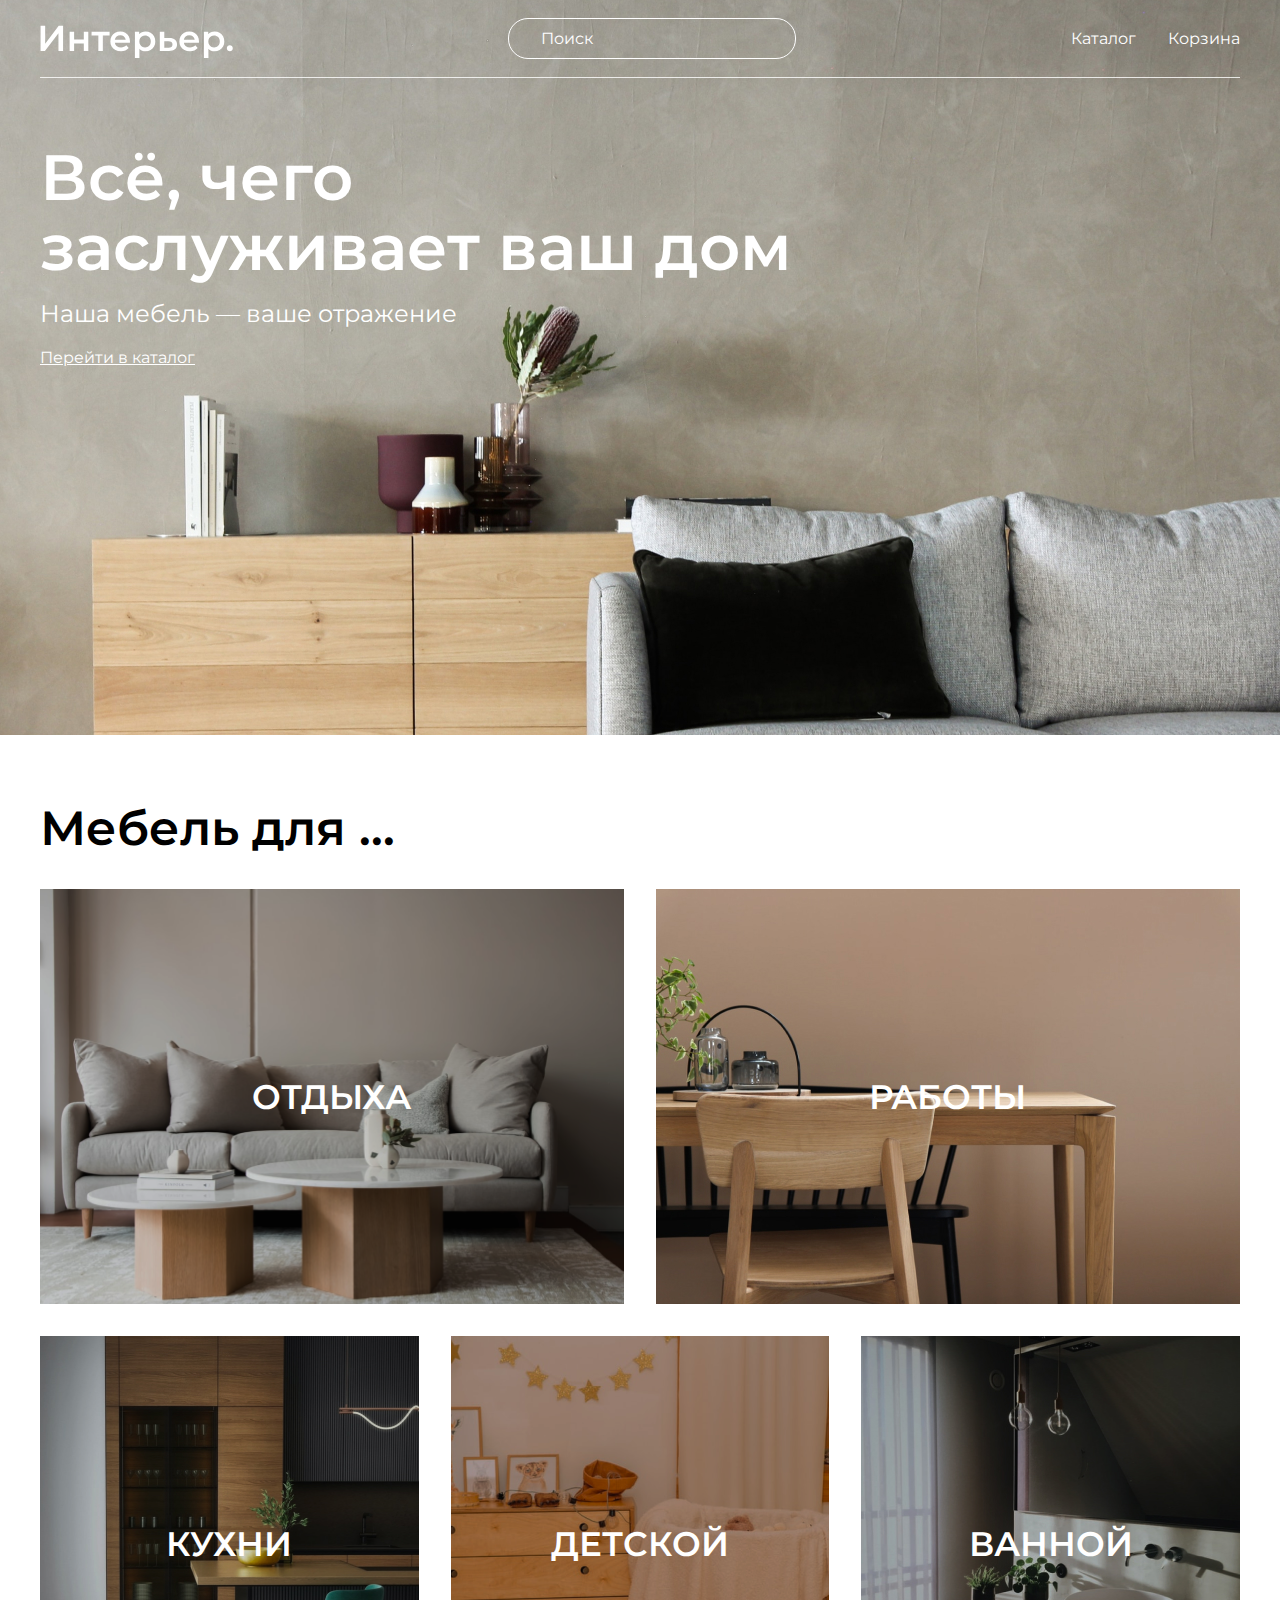
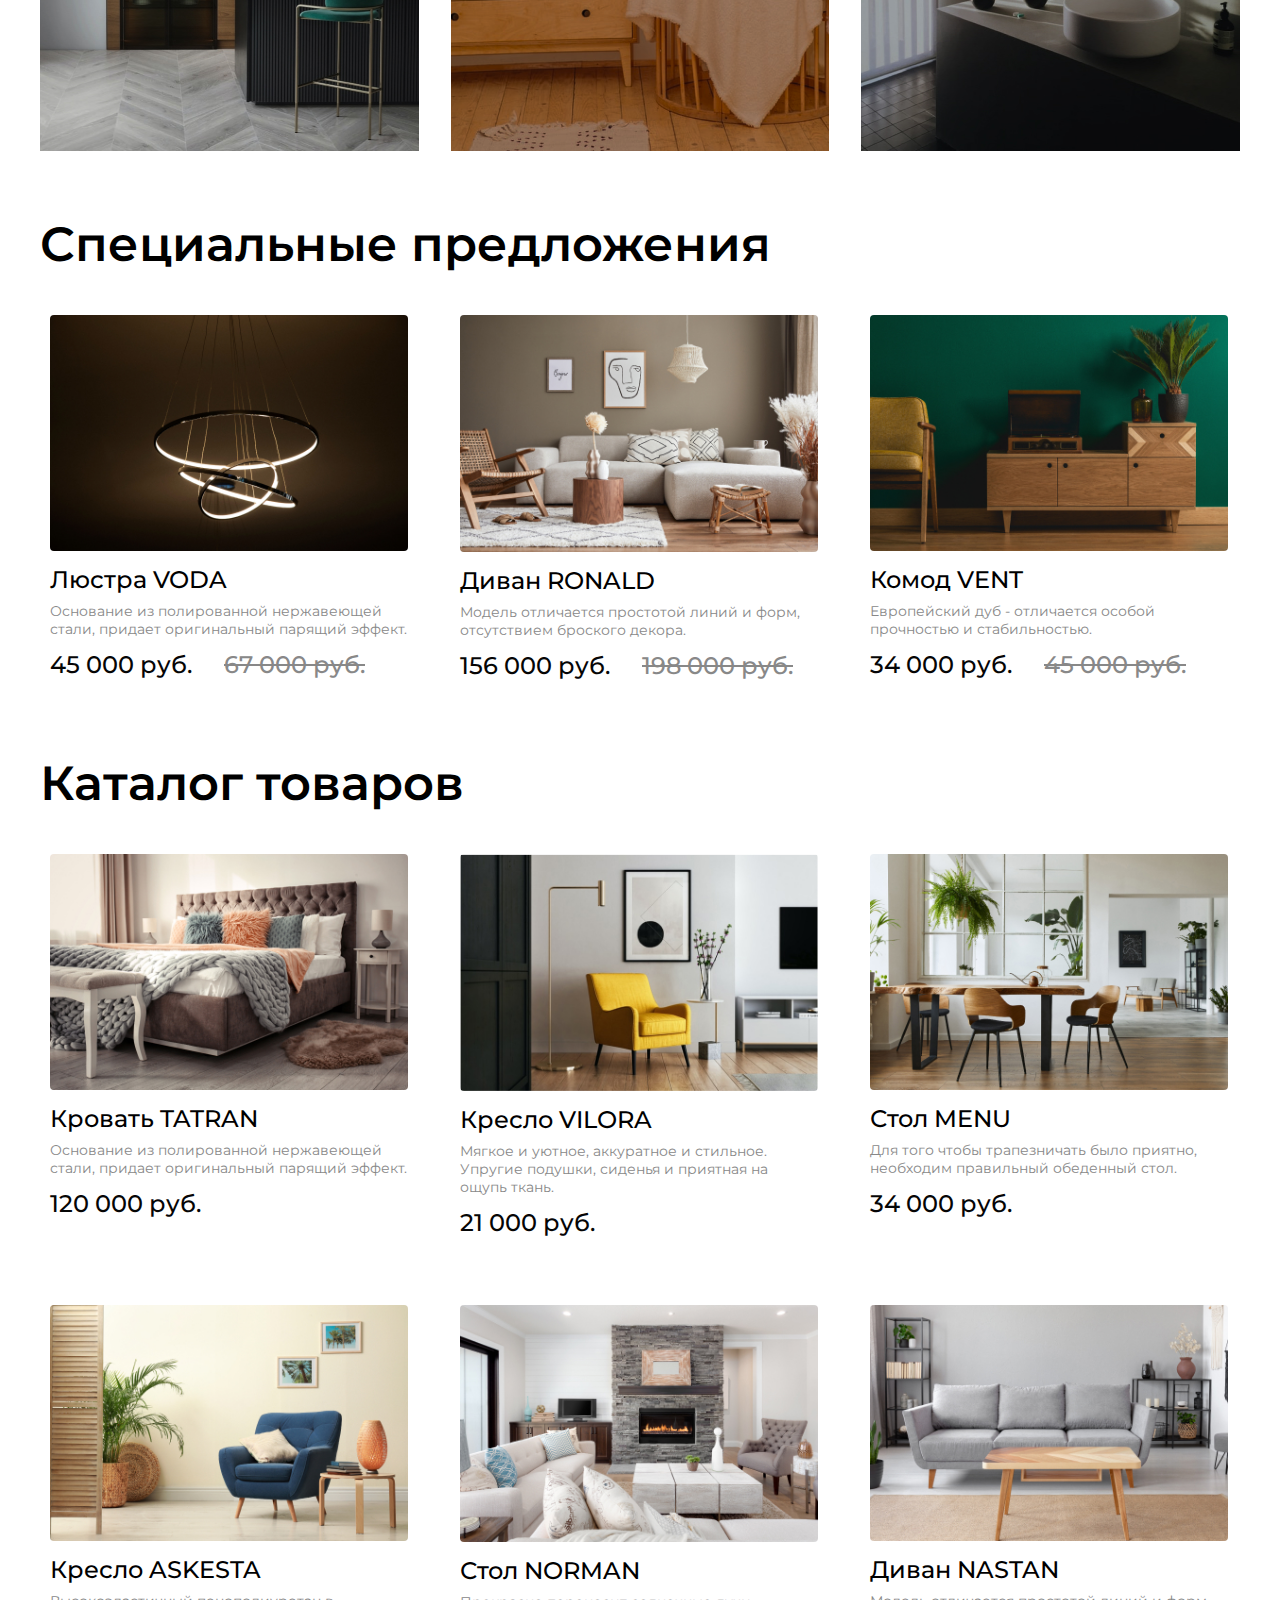
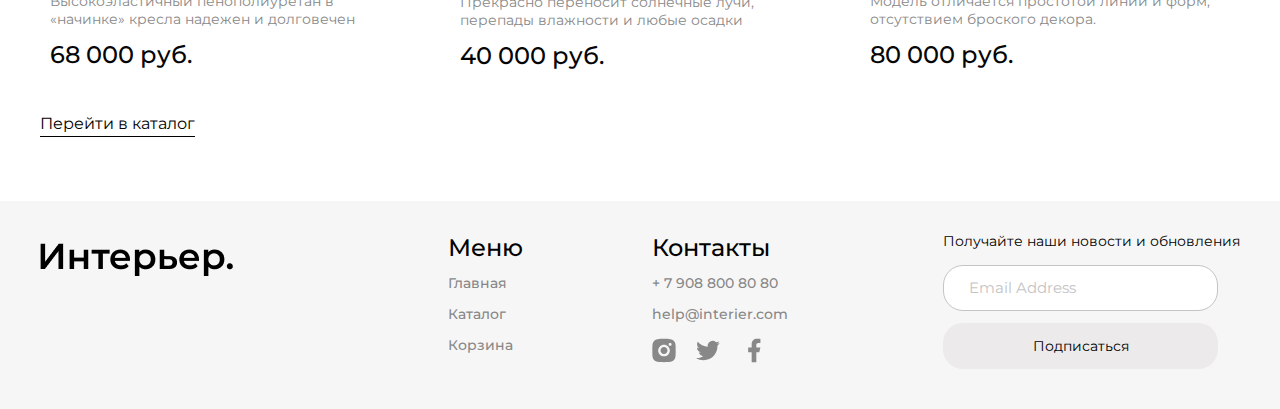
<file: index.html>
<!DOCTYPE html>
<html lang="ru">

<head>
    <meta charset="UTF-8">
    <meta name="viewport" content="width=device-width, initial-scale=1.0">
    <title>Первый сайт</title>
    <meta name="description" content="Онлайн Магазин">
    <meta name="Keywords" content="магазин, онлайн, купить">
    <meta name="viewport" content="width=device-width, initial-scale=1">
    <link rel="preconnect" href="https://fonts.googleapis.com">
    <link rel="preconnect" href="https://fonts.gstatic.com" crossorigin>
    <link href="https://fonts.googleapis.com/css2?family=Montserrat:wght@400;500;600&display=swap" rel="stylesheet">
    <link rel="stylesheet" href="./css/style.css">
</head>

<body>
    <!-- ШАПКА -->
    <div class="bgctop center">
        <header class="header">
            <a class="logotop" href="./index.html"><img class="logotop__img" src="img/logo.svg" alt="Логотип"></a>
            <input class="header__input" type="text" placeholder="Поиск">
            <nav class="menu">
                <a class="menu__link" href="./catalog.html">Каталог</a>
                <a class="menu__link" href="./cart.html">Корзина</a>
            </nav>
            <div class="menu-mob">
                <a href="#"><svg width="20" height="19" viewBox="0 0 20 19" fill="none"
                        xmlns="http://www.w3.org/2000/svg">
                        <g clip-path="url(#clip0_310_614)">
                            <path
                                d="M5.7515 2.99141C4.59282 4.14838 3.91891 5.70363 3.86709 7.34023C3.81528 8.97682 4.38946 10.5716 5.47264 11.7995C6.55581 13.0275 8.06645 13.7962 9.69672 13.9491C11.2973 14.0991 12.8949 13.6444 14.1757 12.6766L17.5069 16.0085L17.5069 16.0085C17.5897 16.0914 17.6881 16.1571 17.7963 16.2019C17.9046 16.2468 18.0206 16.2698 18.1377 16.2698C18.2549 16.2698 18.3709 16.2468 18.4791 16.2019C18.5873 16.1571 18.6857 16.0914 18.7685 16.0085C18.8514 15.9257 18.9171 15.8274 18.9619 15.7191C19.0068 15.6109 19.0298 15.4949 19.0298 15.3777C19.0298 15.2606 19.0068 15.1446 18.9619 15.0363C18.9171 14.9281 18.8514 14.8298 18.7685 14.7469L18.7685 14.7469L15.4368 11.416C16.4021 10.135 16.8547 8.53846 16.7038 6.93943C16.5501 5.31054 15.7816 3.80139 14.5547 2.719C13.3277 1.63662 11.7345 1.06232 10.0992 1.11292C8.46381 1.16352 6.90917 1.83523 5.7515 2.99141ZM5.7515 2.99141L5.82216 3.06217L5.7515 2.99141ZM13.5895 4.25366C14.0271 4.68416 14.3751 5.19703 14.6135 5.76269C14.8518 6.32835 14.9758 6.93561 14.9783 7.54944C14.9808 8.16327 14.8618 8.77152 14.628 9.3391C14.3943 9.90669 14.0505 10.4224 13.6164 10.8564C13.1824 11.2905 12.6667 11.6343 12.0991 11.868C11.5315 12.1018 10.9233 12.2208 10.3094 12.2183C9.6956 12.2158 9.08834 12.0918 8.52268 11.8535C7.95702 11.6151 7.44415 11.2671 7.01365 10.8295C6.15334 9.95509 5.67341 8.77613 5.6784 7.54944C5.6834 6.32275 6.17291 5.14773 7.04032 4.28033C7.90772 3.41292 9.08274 2.92341 10.3094 2.91841C11.5361 2.91342 12.7151 3.39335 13.5895 4.25366Z"
                                fill="white" stroke="white" stroke-width="0.2" />
                        </g>
                        <defs>
                            <clipPath id="clip0_310_614">
                                <rect width="19" height="19" fill="white" transform="translate(0.800537)" />
                            </clipPath>
                        </defs>
                    </svg>
                </a>
                <a href="./catalog.html"><svg width="20" height="21" viewBox="0 0 20 21" fill="none"
                        xmlns="http://www.w3.org/2000/svg">
                        <rect x="0.800537" y="0.900024" width="4.57143" height="4.57143" fill="white" />
                        <rect x="0.800537" y="8.21436" width="4.57143" height="4.57143" fill="white" />
                        <rect x="0.800537" y="15.5286" width="4.57143" height="4.57143" fill="white" />
                        <rect x="8.11401" y="8.21436" width="4.57143" height="4.57143" fill="white" />
                        <rect x="8.11401" y="15.5286" width="4.57143" height="4.57143" fill="white" />
                        <rect x="8.11401" y="0.900024" width="4.57143" height="4.57143" fill="white" />
                        <rect x="15.4285" y="8.21436" width="4.57143" height="4.57143" fill="white" />
                        <rect x="15.4285" y="15.5286" width="4.57143" height="4.57143" fill="white" />
                        <rect x="15.4285" y="0.900024" width="4.57143" height="4.57143" fill="white" />
                    </svg>
                </a>
                <a href="./cart.html"><svg width="25" height="25" viewBox="0 0 25 25" fill="none"
                        xmlns="http://www.w3.org/2000/svg">
                        <path
                            d="M14.5834 20.8333C15.1359 20.8333 15.6658 20.6138 16.0566 20.2231C16.4473 19.8324 16.6667 19.3025 16.6667 18.75C16.6667 18.1974 16.4473 17.6675 16.0566 17.2768C15.6658 16.8861 15.1359 16.6666 14.5834 16.6666C14.0309 16.6666 13.501 16.8861 13.1103 17.2768C12.7196 17.6675 12.5001 18.1974 12.5001 18.75C12.5001 19.3025 12.7196 19.8324 13.1103 20.2231C13.501 20.6138 14.0309 20.8333 14.5834 20.8333ZM7.29174 20.8333C7.84428 20.8333 8.37418 20.6138 8.76488 20.2231C9.15558 19.8324 9.37508 19.3025 9.37508 18.75C9.37508 18.1974 9.15558 17.6675 8.76488 17.2768C8.37418 16.8861 7.84428 16.6666 7.29174 16.6666C6.73921 16.6666 6.20931 16.8861 5.81861 17.2768C5.4279 17.6675 5.20841 18.1974 5.20841 18.75C5.20841 19.3025 5.4279 19.8324 5.81861 20.2231C6.20931 20.6138 6.73921 20.8333 7.29174 20.8333ZM20.873 6.16975C21.133 6.16136 21.3796 6.05217 21.5606 5.86525C21.7416 5.67834 21.8428 5.42836 21.8428 5.16819C21.8428 4.90801 21.7416 4.65804 21.5606 4.47112C21.3796 4.28421 21.133 4.17501 20.873 4.16663H19.674C18.7345 4.16663 17.922 4.81871 17.7178 5.73538L16.4126 11.6125C16.2084 12.5291 15.3959 13.1812 14.4563 13.1812H6.63133L5.12924 7.17079H14.8636C15.1212 7.15904 15.3644 7.04844 15.5425 6.86199C15.7206 6.67555 15.82 6.42761 15.82 6.16975C15.82 5.91189 15.7206 5.66395 15.5425 5.47751C15.3644 5.29106 15.1212 5.18046 14.8636 5.16871H5.12924C4.82473 5.16862 4.5242 5.23796 4.25051 5.37145C3.97682 5.50495 3.73716 5.69909 3.54976 5.93911C3.36236 6.17913 3.23215 6.45872 3.16903 6.75662C3.10591 7.05452 3.11154 7.36289 3.1855 7.65829L4.68758 13.6666C4.79586 14.1002 5.046 14.485 5.39821 14.7601C5.75042 15.0351 6.18447 15.1844 6.63133 15.1843H14.4563C15.368 15.1845 16.2524 14.8736 16.9636 14.3032C17.6748 13.7327 18.1701 12.9368 18.3678 12.0468L19.674 6.16975H20.873Z"
                            fill="white" />
                    </svg>
                </a>
            </div>
        </header>
        <section class="top">
            <h1 class="title">
                Всё, чего <br>
                заслуживает ваш дом
            </h1>
            <p class="top__text">Наша мебель — ваше отражение</p>
            <a class="top__link" href="./catalog.html">Перейти в каталог</a>
        </section>
    </div>
    <!-- Мебель для -->
    <div class="for-box center">
        <h2 class="heading">Мебель для ...</h2>
        <div class="for">
            <div class="for__item for__item_1 for__item_big"><a class="for__item-link" href="#">ОТДЫХА</a></div>
            <div class="for__item for__item_2 for__item_big"><a class="for__item-link" href="#">РАБОТЫ</a></div>
            <div class="for__item for__item_3"><a class="for__item-link" href="#">КУХНИ</a></div>
            <div class="for__item for__item_4"><a class="for__item-link" href="#">ДЕТСКОЙ</a></div>
            <div class="for__item for__item_5"><a class="for__item-link" href="#">ВАННОЙ</a></div>
        </div>
    </div>

    <!-- КАРТОЧКИ 1 -->
    <section class="product-box center">
        <h2 class="heading">Специальные предложения</h2>
        <!--1  -->
        <div class="product-content">
            <div class="product">
                <a href="#"><img src="img/VODA.jpg" alt="" class="product__img"></a>
                <h3 class="product__heading"><a href="#">Люстра VODA</a></h3>
                <p class="product__text">
                    Основание из полированной нержавеющей стали, придает оригинальный
                    парящий эффект.
                </p>
                <div class="product__box-price">
                    <span class="product__price">45 000 руб.</span>
                    <span class="product__price product__price_sale">67 000 руб.</span>
                </div>
            </div>
            <!--2  -->
            <div class="product">
                <a href="#"><img src="img/RONALD.jpg" alt="" class="product__img"></a>
                <h3 class="product__heading"><a href="#">Диван RONALD</a></h3>
                <p class="product__text">
                    Модель отличается простотой линий и форм, отсутствием броского
                    декора.
                </p>
                <div class="product__box-price">
                    <span class="product__price">156 000 руб.</span>
                    <span class="product__price product__price_sale">198 000 руб.</span>
                </div>
            </div>
            <!--3  -->
            <div class="product">
                <a href="#"><img src="img/VENT.jpg" alt="" class="product__img"></a>
                <h3 class="product__heading"><a href="#">Комод VENT</a></h3>
                <p class="product__text">
                    Европейский дуб - отличается особой прочностью и стабильностью.
                </p>
                <div class="product__box-price">
                    <span class="product__price">34 000 руб.</span>
                    <span class="product__price product__price_sale">45 000 руб.</span>
                </div>
            </div>
        </div>
        <!-- КАРТОЧКИ 2 -->
        <h2 class="heading">Каталог товаров</h2>
        <!--1.2  -->
        <div class="product-content">
            <div class="product">
                <a href="#"><img src="img/TATRAN.jpg" alt="product image" class="product__img"></a>
                <h3 class="product__heading"><a href="#">Кровать TATRAN</a></h3>
                <p class="product__text">
                    Основание из полированной нержавеющей стали, придает оригинальный
                    парящий эффект.
                </p>
                <p class="product__price">120 000 руб.</p>
            </div>
            <!-- 2.2 -->
            <div class="product">
                <a href="#"><img src="img/VILORA.jpg" alt="product image" class="product__img"></a>
                <h3 class="product__heading"><a href="">Кресло VILORA</a></h3>
                <p class="product__text">
                    Мягкое и уютное, аккуратное и стильное. Упругие подушки, сиденья и
                    приятная на ощупь ткань.
                </p>
                <p class="product__price">21 000 руб.</p>
            </div>
            <!-- 3.2 -->
            <div class="product">
                <a href="#"><img src="img/MENU.jpg" alt="product image" class="product__img"></a>
                <h3 class="product__heading"><a href="#">Стол MENU</a></h3>
                <p class="product__text">
                    Для того чтобы трапезничать было приятно, необходим правильный
                    обеденный стол.
                </p>
                <p class="product__price">34 000 руб.</p>
            </div>
            <!-- 4.2 -->
            <div class="product">
                <a href="#"><img src="img/ASKESTA.jpg" alt="product image" class="product__img"></a>
                <h3 class="product__heading"><a href="">Кресло ASKESTA</a></h3>
                <p class="product__text">
                    Высокоэластичный пенополиуретан в «начинке» кресла надежен и
                    долговечен
                </p>
                <p class="product__price">68 000 руб.</p>
            </div>
            <!-- 5.2 -->
            <div class="product">
                <a href="#"><img src="img/NORMAN.jpg" alt="product image" class="product__img"></a>
                <h3 class="product__heading"><a href="">Стол NORMAN</a></h3>
                <p class="product__text">
                    Прекрасно переносит солнечные лучи, перепады влажности и любые
                    осадки
                </p>
                <p class="product__price">40 000 руб.</p>
            </div>
            <!-- 6.2 -->
            <div class="product">
                <a href="#"><img src="img/NASTAN.jpg" alt="product image" class="product__img"></a>
                <h3 class="product__heading"><a href="">Диван NASTAN</a></h3>
                <p class="product__text">
                    Модель отличается простотой линий и форм, отсутствием броского
                    декора.
                </p>
                <p class="product__price">80 000 руб.</p>
            </div>
        </div>
        <div class="link-box">
            <a class="product__link" href="./catalog.html">Перейти в каталог</a>
        </div>
    </section>
    <!-- footer -->
    <footer class="footer center">
        <a class="footer__logo" href="./index.html"><img src="img/footerlogo.jpg" alt="Логотип"></a>
        <div class="footer__content">
            <div class="footer__info">
                <nav class="footer__item">
                    <h4 class="footer__heading">Меню</h4>
                    <a class="footer__link" href="./index.html">Главная</a>
                    <a class="footer__link" href="./catalog.html">Каталог</a>
                    <a class="footer__link" href="./cart.html">Корзина</a>
                </nav>
                <div class="footer__item">
                    <h4 class="footer__heading">Контакты</h4>
                    <a class="footer__link" href="#">+ 7 908 800 80 80 </a>
                    <a class="footer__link" href="#">help@interier.com</a>
                    <div class="footer__icons">
                        <a href="#"><svg class="footer__icon" width="24" height="25" viewBox="0 0 24 25" fill="none"
                                xmlns="http://www.w3.org/2000/svg">
                                <path
                                    d="M12.0002 0.833923C15.17 0.833923 15.5655 0.84559 16.8092 0.903923C18.0517 0.962257 18.8975 1.15709 19.6418 1.44642C20.4118 1.74276 21.0605 2.14409 21.7092 2.79159C22.3024 3.3748 22.7614 4.08028 23.0543 4.85892C23.3425 5.60209 23.5385 6.44909 23.5968 7.69159C23.6517 8.93526 23.6668 9.33076 23.6668 12.5006C23.6668 15.6704 23.6552 16.0659 23.5968 17.3096C23.5385 18.5521 23.3425 19.3979 23.0543 20.1423C22.7623 20.9213 22.3031 21.627 21.7092 22.2096C21.1258 22.8026 20.4204 23.2616 19.6418 23.5548C18.8987 23.8429 18.0517 24.0389 16.8092 24.0973C15.5655 24.1521 15.17 24.1673 12.0002 24.1673C8.83033 24.1673 8.43483 24.1556 7.19116 24.0973C5.94866 24.0389 5.10283 23.8429 4.3585 23.5548C3.57954 23.2625 2.87394 22.8034 2.29116 22.2096C1.6978 21.6265 1.23875 20.921 0.945996 20.1423C0.656663 19.3991 0.461829 18.5521 0.403496 17.3096C0.348663 16.0659 0.333496 15.6704 0.333496 12.5006C0.333496 9.33076 0.345163 8.93526 0.403496 7.69159C0.461829 6.44792 0.656663 5.60326 0.945996 4.85892C1.23794 4.0798 1.6971 3.37413 2.29116 2.79159C2.87411 2.19803 3.57966 1.73894 4.3585 1.44642C5.10283 1.15709 5.9475 0.962257 7.19116 0.903923C8.43483 0.84909 8.83033 0.833923 12.0002 0.833923ZM12.0002 6.66726C10.4531 6.66726 8.96934 7.28184 7.87537 8.3758C6.78141 9.46976 6.16683 10.9535 6.16683 12.5006C6.16683 14.0477 6.78141 15.5314 7.87537 16.6254C8.96934 17.7193 10.4531 18.3339 12.0002 18.3339C13.5473 18.3339 15.031 17.7193 16.125 16.6254C17.2189 15.5314 17.8335 14.0477 17.8335 12.5006C17.8335 10.9535 17.2189 9.46976 16.125 8.3758C15.031 7.28184 13.5473 6.66726 12.0002 6.66726ZM19.5835 6.37559C19.5835 5.98882 19.4299 5.61788 19.1564 5.34439C18.8829 5.0709 18.5119 4.91726 18.1252 4.91726C17.7384 4.91726 17.3675 5.0709 17.094 5.34439C16.8205 5.61788 16.6668 5.98882 16.6668 6.37559C16.6668 6.76236 16.8205 7.1333 17.094 7.40679C17.3675 7.68028 17.7384 7.83392 18.1252 7.83392C18.5119 7.83392 18.8829 7.68028 19.1564 7.40679C19.4299 7.1333 19.5835 6.76236 19.5835 6.37559ZM12.0002 9.00059C12.9284 9.00059 13.8187 9.36934 14.475 10.0257C15.1314 10.6821 15.5002 11.5723 15.5002 12.5006C15.5002 13.4288 15.1314 14.3191 14.475 14.9755C13.8187 15.6318 12.9284 16.0006 12.0002 16.0006C11.0719 16.0006 10.1817 15.6318 9.52529 14.9755C8.86891 14.3191 8.50016 13.4288 8.50016 12.5006C8.50016 11.5723 8.86891 10.6821 9.52529 10.0257C10.1817 9.36934 11.0719 9.00059 12.0002 9.00059Z"
                                    fill="#888888" />
                            </svg>
                        </a>
                        <a href="#"><svg class="footer__icon" width="28" height="29" viewBox="0 0 28 29" fill="none"
                                xmlns="http://www.w3.org/2000/svg">
                                <g clip-path="url(#clip0_5140_103)">
                                    <path
                                        d="M25.8559 7.09913C24.9652 7.49311 24.0206 7.75185 23.0535 7.8668C24.0729 7.25714 24.8358 6.29765 25.2002 5.16713C24.2435 5.73646 23.1947 6.13546 22.1015 6.3513C21.3672 5.56564 20.3939 5.04459 19.333 4.86915C18.272 4.6937 17.1828 4.8737 16.2347 5.38116C15.2865 5.88861 14.5326 6.69509 14.0902 7.67522C13.6477 8.65535 13.5414 9.75421 13.7878 10.801C11.8478 10.7037 9.9499 10.1996 8.21735 9.32124C6.4848 8.4429 4.95633 7.21002 3.73118 5.70263C3.29752 6.44749 3.06963 7.29423 3.07085 8.15613C3.07085 9.8478 3.93185 11.3423 5.24085 12.2173C4.46619 12.1929 3.70859 11.9837 3.03118 11.6071V11.6678C3.03142 12.7944 3.42128 13.8863 4.13467 14.7584C4.84806 15.6304 5.84108 16.2289 6.94535 16.4523C6.22623 16.6472 5.47221 16.6759 4.74035 16.5363C5.0517 17.5061 5.65852 18.3542 6.47587 18.9619C7.29322 19.5697 8.28017 19.9066 9.29852 19.9255C8.28641 20.7203 7.12756 21.3079 5.88821 21.6547C4.64886 22.0014 3.35333 22.1004 2.07568 21.9461C4.306 23.3805 6.9023 24.1419 9.55402 24.1395C18.5292 24.1395 23.4374 16.7043 23.4374 10.2561C23.4374 10.0461 23.4315 9.8338 23.4222 9.62613C24.3775 8.93566 25.202 8.08032 25.857 7.1003L25.8559 7.09913Z"
                                        fill="#888888" />
                                </g>
                                <defs>
                                    <clipPath id="clip0_5140_103">
                                        <rect width="28" height="28" fill="white" transform="translate(0 0.500488)" />
                                    </clipPath>
                                </defs>
                            </svg>
                        </a>
                        <a href="#"><svg class="footer__icon" width="28" height="29" viewBox="0 0 28 29" fill="none"
                                xmlns="http://www.w3.org/2000/svg">
                                <g clip-path="url(#clip0_5140_100)">
                                    <path
                                        d="M16.3332 16.2218H19.2498L20.4165 11.5551H16.3332V9.22178C16.3332 8.02011 16.3332 6.88845 18.6665 6.88845H20.4165V2.96845C20.0362 2.91828 18.6 2.80511 17.0833 2.80511C13.9158 2.80511 11.6665 4.73828 11.6665 8.28845V11.5551H8.1665V16.2218H11.6665V26.1385H16.3332V16.2218Z"
                                        fill="#888888" />
                                </g>
                                <defs>
                                    <clipPath id="clip0_5140_100">
                                        <rect width="28" height="28" fill="white" transform="translate(0 0.471802)" />
                                    </clipPath>
                                </defs>
                            </svg>
                        </a>
                    </div>
                </div>
            </div>
            <form class="footer__form" action="#">
                <p class="form__text">Получайте наши новости и обновления</p>
                <input class="form__email" type="email" placeholder="Email Address">
                <button class="form__button" type="submit">Подписаться</button>
            </form>
        </div>
    </footer>
</body>

</html>
</file>
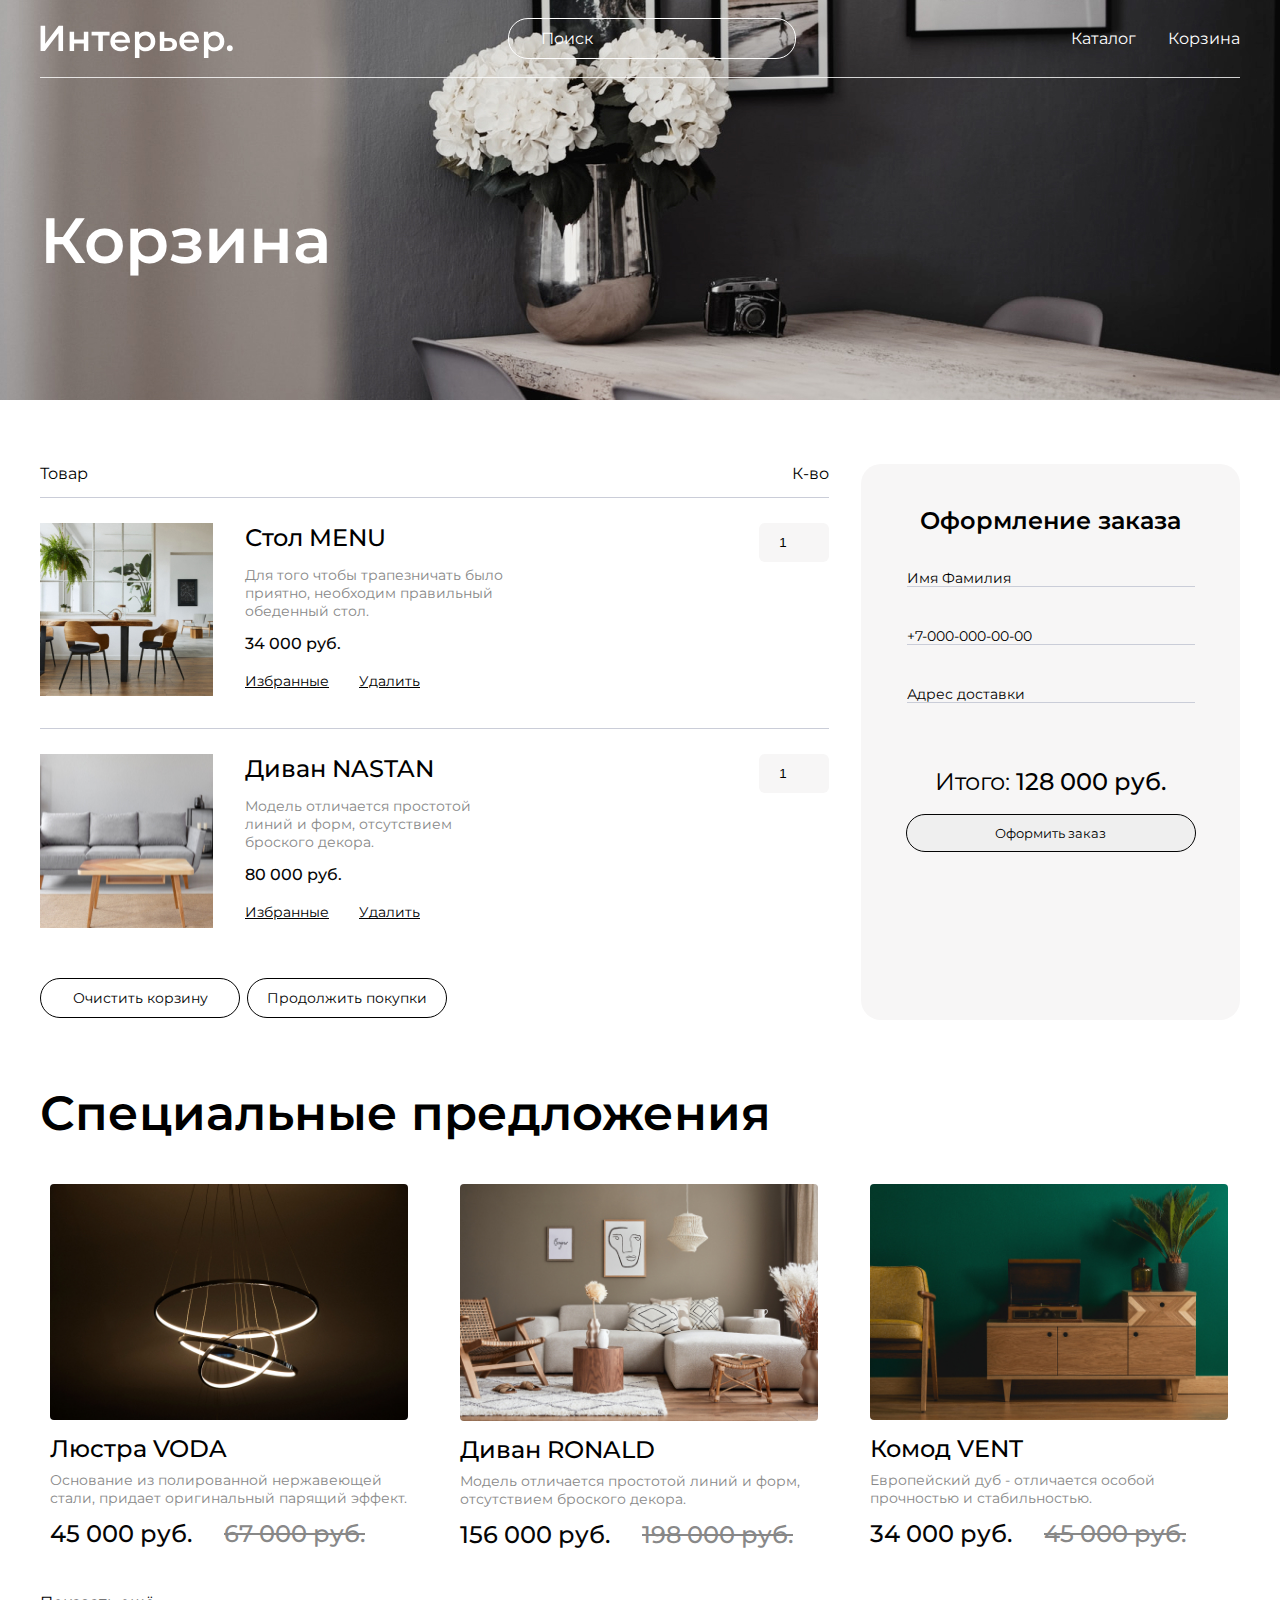
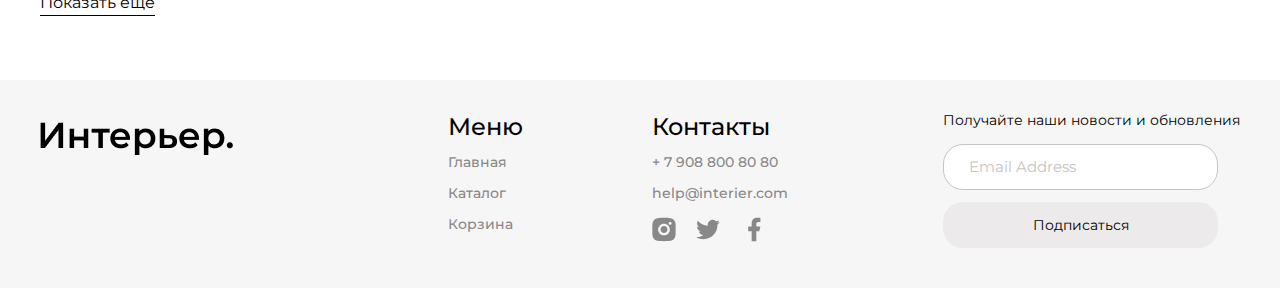
<file: cart.html>
<!DOCTYPE html>
<html lang="ru">

<head>
    <meta charset="UTF-8">
    <meta name="viewport" content="width=device-width, initial-scale=1.0">
    <title>Магазин</title>
    <meta name="description" content="Онлайн Магазин">
    <meta name="Keywords" content="магазин, онлайн, купить">
    <meta name="viewport" content="width=device-width, initial-scale=1">
    <link rel="preconnect" href="https://fonts.googleapis.com">
    <link rel="preconnect" href="https://fonts.gstatic.com" crossorigin>
    <link href="https://fonts.googleapis.com/css2?family=Montserrat:wght@400;500;600&display=swap" rel="stylesheet">
    <link rel="stylesheet" href="./css/style.css">
</head>

<body>
    <!-- ШАПКА -->
    <div class="top-cart center">
        <header class="header">
            <a class="logotop" href="./index.html"><img class="logotop__img" src="img/logo.svg" alt="Логотип"></a>
            <input class="header__input" type="text" placeholder="Поиск">
            <nav class="menu">
                <a class="menu__link" href="./catalog.html">Каталог</a>
                <a class="menu__link" href="./cart.html">Корзина</a>
            </nav>
            <div class="menu-mob">
                <a href="#"><svg width="20" height="19" viewBox="0 0 20 19" fill="none"
                        xmlns="http://www.w3.org/2000/svg">
                        <g clip-path="url(#clip0_310_614)">
                            <path
                                d="M5.7515 2.99141C4.59282 4.14838 3.91891 5.70363 3.86709 7.34023C3.81528 8.97682 4.38946 10.5716 5.47264 11.7995C6.55581 13.0275 8.06645 13.7962 9.69672 13.9491C11.2973 14.0991 12.8949 13.6444 14.1757 12.6766L17.5069 16.0085L17.5069 16.0085C17.5897 16.0914 17.6881 16.1571 17.7963 16.2019C17.9046 16.2468 18.0206 16.2698 18.1377 16.2698C18.2549 16.2698 18.3709 16.2468 18.4791 16.2019C18.5873 16.1571 18.6857 16.0914 18.7685 16.0085C18.8514 15.9257 18.9171 15.8274 18.9619 15.7191C19.0068 15.6109 19.0298 15.4949 19.0298 15.3777C19.0298 15.2606 19.0068 15.1446 18.9619 15.0363C18.9171 14.9281 18.8514 14.8298 18.7685 14.7469L18.7685 14.7469L15.4368 11.416C16.4021 10.135 16.8547 8.53846 16.7038 6.93943C16.5501 5.31054 15.7816 3.80139 14.5547 2.719C13.3277 1.63662 11.7345 1.06232 10.0992 1.11292C8.46381 1.16352 6.90917 1.83523 5.7515 2.99141ZM5.7515 2.99141L5.82216 3.06217L5.7515 2.99141ZM13.5895 4.25366C14.0271 4.68416 14.3751 5.19703 14.6135 5.76269C14.8518 6.32835 14.9758 6.93561 14.9783 7.54944C14.9808 8.16327 14.8618 8.77152 14.628 9.3391C14.3943 9.90669 14.0505 10.4224 13.6164 10.8564C13.1824 11.2905 12.6667 11.6343 12.0991 11.868C11.5315 12.1018 10.9233 12.2208 10.3094 12.2183C9.6956 12.2158 9.08834 12.0918 8.52268 11.8535C7.95702 11.6151 7.44415 11.2671 7.01365 10.8295C6.15334 9.95509 5.67341 8.77613 5.6784 7.54944C5.6834 6.32275 6.17291 5.14773 7.04032 4.28033C7.90772 3.41292 9.08274 2.92341 10.3094 2.91841C11.5361 2.91342 12.7151 3.39335 13.5895 4.25366Z"
                                fill="white" stroke="white" stroke-width="0.2" />
                        </g>
                        <defs>
                            <clipPath id="clip0_310_614">
                                <rect width="19" height="19" fill="white" transform="translate(0.800537)" />
                            </clipPath>
                        </defs>
                    </svg>
                </a>
                <a href="./catalog.html"><svg width="20" height="21" viewBox="0 0 20 21" fill="none"
                        xmlns="http://www.w3.org/2000/svg">
                        <rect x="0.800537" y="0.900024" width="4.57143" height="4.57143" fill="white" />
                        <rect x="0.800537" y="8.21436" width="4.57143" height="4.57143" fill="white" />
                        <rect x="0.800537" y="15.5286" width="4.57143" height="4.57143" fill="white" />
                        <rect x="8.11401" y="8.21436" width="4.57143" height="4.57143" fill="white" />
                        <rect x="8.11401" y="15.5286" width="4.57143" height="4.57143" fill="white" />
                        <rect x="8.11401" y="0.900024" width="4.57143" height="4.57143" fill="white" />
                        <rect x="15.4285" y="8.21436" width="4.57143" height="4.57143" fill="white" />
                        <rect x="15.4285" y="15.5286" width="4.57143" height="4.57143" fill="white" />
                        <rect x="15.4285" y="0.900024" width="4.57143" height="4.57143" fill="white" />
                    </svg>
                </a>
                <a href="./cart.html"><svg width="25" height="25" viewBox="0 0 25 25" fill="none"
                        xmlns="http://www.w3.org/2000/svg">
                        <path
                            d="M14.5834 20.8333C15.1359 20.8333 15.6658 20.6138 16.0566 20.2231C16.4473 19.8324 16.6667 19.3025 16.6667 18.75C16.6667 18.1974 16.4473 17.6675 16.0566 17.2768C15.6658 16.8861 15.1359 16.6666 14.5834 16.6666C14.0309 16.6666 13.501 16.8861 13.1103 17.2768C12.7196 17.6675 12.5001 18.1974 12.5001 18.75C12.5001 19.3025 12.7196 19.8324 13.1103 20.2231C13.501 20.6138 14.0309 20.8333 14.5834 20.8333ZM7.29174 20.8333C7.84428 20.8333 8.37418 20.6138 8.76488 20.2231C9.15558 19.8324 9.37508 19.3025 9.37508 18.75C9.37508 18.1974 9.15558 17.6675 8.76488 17.2768C8.37418 16.8861 7.84428 16.6666 7.29174 16.6666C6.73921 16.6666 6.20931 16.8861 5.81861 17.2768C5.4279 17.6675 5.20841 18.1974 5.20841 18.75C5.20841 19.3025 5.4279 19.8324 5.81861 20.2231C6.20931 20.6138 6.73921 20.8333 7.29174 20.8333ZM20.873 6.16975C21.133 6.16136 21.3796 6.05217 21.5606 5.86525C21.7416 5.67834 21.8428 5.42836 21.8428 5.16819C21.8428 4.90801 21.7416 4.65804 21.5606 4.47112C21.3796 4.28421 21.133 4.17501 20.873 4.16663H19.674C18.7345 4.16663 17.922 4.81871 17.7178 5.73538L16.4126 11.6125C16.2084 12.5291 15.3959 13.1812 14.4563 13.1812H6.63133L5.12924 7.17079H14.8636C15.1212 7.15904 15.3644 7.04844 15.5425 6.86199C15.7206 6.67555 15.82 6.42761 15.82 6.16975C15.82 5.91189 15.7206 5.66395 15.5425 5.47751C15.3644 5.29106 15.1212 5.18046 14.8636 5.16871H5.12924C4.82473 5.16862 4.5242 5.23796 4.25051 5.37145C3.97682 5.50495 3.73716 5.69909 3.54976 5.93911C3.36236 6.17913 3.23215 6.45872 3.16903 6.75662C3.10591 7.05452 3.11154 7.36289 3.1855 7.65829L4.68758 13.6666C4.79586 14.1002 5.046 14.485 5.39821 14.7601C5.75042 15.0351 6.18447 15.1844 6.63133 15.1843H14.4563C15.368 15.1845 16.2524 14.8736 16.9636 14.3032C17.6748 13.7327 18.1701 12.9368 18.3678 12.0468L19.674 6.16975H20.873Z"
                            fill="white" />
                    </svg>
                </a>
            </div>
        </header>
        <h1 class="heading-big">Корзина</h1>
    </div>

    <div class="cart center">
        <div class="cart__content">
            <div class="cart__name-box">
                <p>Товар</p>
                <p>К-во</p>
            </div>
            <div class="cart__item">
                <div class="cart__left">
                    <img src="./img/cart-1.jpg" alt="cart image">
                    <div class="cart__info">
                        <h4 class="cart__info_title">Стол MENU</h4>
                        <p class="cart__info_text">
                            Для того чтобы трапезничать было приятно, необходим правильный
                            обеденный стол.
                        </p>
                        <p class="cart__info_price">34 000 руб.</p>
                        <div class="cart__link-box">
                            <a class="cart__link" href="#">Избранные</a>
                            <a class="cart__link" href="#">Удалить</a>
                        </div>
                    </div>
                </div>
                <input class="cart__input" type="number" value="1" min="1" max="999">
            </div>
            <div class="cart__item">
                <div class="cart__left">
                    <img src="./img/cart-2.jpg" alt="cart image">
                    <div class="cart__info">
                        <h4 class="cart__info_title">Диван NASTAN</h4>
                        <p class="cart__info_text">
                            Модель отличается простотой линий и форм, отсутствием броского
                            декора.
                        </p>
                        <p class="cart__info_price">80 000 руб.</p>
                        <div class="cart__link-box">
                            <a class="cart__link" href="#">Избранные</a>
                            <a class="cart__link" href="#">Удалить</a>
                        </div>
                    </div>
                </div>
                <input class="cart__input" type="number" value="1" min="1" max="999">
            </div>
            <div class="cart__button-box">
                <button class="cart__button">Очистить корзину</button>
                <button class="cart__button">Продолжить покупки</button>
            </div>
        </div>
        <div class="form">
            <h3 class="form_title">Оформление заказа</h3>
            <form class="form-box" action="#">
                <input class="form_input" type="text" placeholder="Имя Фамилия">
                <input class="form_input" type="tel" placeholder="+7-000-000-00-00">
                <input class="form_input" type="text" placeholder="Адрес доставки">
            </form>
            <h4 class="form_price">128 000 руб.</h4>
            <button class="form_button">Оформить заказ</button>
        </div>
    </div>

    <!-- спец предложения -->
    <section class="product-box center">
        <h2 class="heading">Специальные предложения</h2>
        <!--1  -->
        <div class="product-content">
            <div class="product">
                <a href="#"><img src="img/VODA.jpg" alt="product image" class="product__img"></a>
                <h3 class="product__heading"><a href="#">Люстра VODA</a></h3>
                <p class="product__text">
                    Основание из полированной нержавеющей стали, придает оригинальный
                    парящий эффект.
                </p>
                <div class="product__box-price">
                    <span class="product__price">45 000 руб.</span>
                    <span class="product__price product__price_sale">67 000 руб.</span>
                </div>
            </div>
            <!--2  -->
            <div class="product">
                <a href="#"><img src="img/RONALD.jpg" alt="product image" class="product__img"></a>
                <h3 class="product__heading"><a href="#">Диван RONALD</a></h3>
                <p class="product__text">
                    Модель отличается простотой линий и форм, отсутствием броского
                    декора.
                </p>
                <div class="product__box-price">
                    <span class="product__price">156 000 руб.</span>
                    <span class="product__price product__price_sale">198 000 руб.</span>
                </div>
            </div>
            <!--3  -->
            <div class="product">
                <a href="#"><img src="img/VENT.jpg" alt="product image" class="product__img"></a>
                <h3 class="product__heading"><a href="#">Комод VENT</a></h3>
                <p class="product__text">
                    Европейский дуб - отличается особой прочностью и стабильностью.
                </p>
                <div class="product__box-price">
                    <span class="product__price">34 000 руб.</span>
                    <span class="product__price product__price_sale">45 000 руб.</span>
                </div>
            </div>
        </div>
        <div class="link-box">
            <a class="product__link" href="./catalog.html">Показать ещё</a>
        </div>
    </section>
    <!-- footer -->
    <footer class="footer center">
        <a class="footer__logo" href="./index.html"><img src="img/footerlogo.jpg" alt="logo"></a>
        <div class="footer__content">
            <div class="footer__info">
                <nav class="footer__item">
                    <h4 class="footer__heading">Меню</h4>
                    <a class="footer__link" href="./index.html">Главная</a>
                    <a class="footer__link" href="./catalog.html">Каталог</a>
                    <a class="footer__link" href="./cart.html">Корзина</a>
                </nav>
                <div class="footer__item">
                    <h4 class="footer__heading">Контакты</h4>
                    <a class="footer__link" href="#">+ 7 908 800 80 80 </a>
                    <a class="footer__link" href="#">help@interier.com</a>
                    <div class="footer__icons">
                        <a href="#"><svg class="footer__icon" width="24" height="25" viewBox="0 0 24 25" fill="none"
                                xmlns="http://www.w3.org/2000/svg">
                                <path
                                    d="M12.0002 0.833923C15.17 0.833923 15.5655 0.84559 16.8092 0.903923C18.0517 0.962257 18.8975 1.15709 19.6418 1.44642C20.4118 1.74276 21.0605 2.14409 21.7092 2.79159C22.3024 3.3748 22.7614 4.08028 23.0543 4.85892C23.3425 5.60209 23.5385 6.44909 23.5968 7.69159C23.6517 8.93526 23.6668 9.33076 23.6668 12.5006C23.6668 15.6704 23.6552 16.0659 23.5968 17.3096C23.5385 18.5521 23.3425 19.3979 23.0543 20.1423C22.7623 20.9213 22.3031 21.627 21.7092 22.2096C21.1258 22.8026 20.4204 23.2616 19.6418 23.5548C18.8987 23.8429 18.0517 24.0389 16.8092 24.0973C15.5655 24.1521 15.17 24.1673 12.0002 24.1673C8.83033 24.1673 8.43483 24.1556 7.19116 24.0973C5.94866 24.0389 5.10283 23.8429 4.3585 23.5548C3.57954 23.2625 2.87394 22.8034 2.29116 22.2096C1.6978 21.6265 1.23875 20.921 0.945996 20.1423C0.656663 19.3991 0.461829 18.5521 0.403496 17.3096C0.348663 16.0659 0.333496 15.6704 0.333496 12.5006C0.333496 9.33076 0.345163 8.93526 0.403496 7.69159C0.461829 6.44792 0.656663 5.60326 0.945996 4.85892C1.23794 4.0798 1.6971 3.37413 2.29116 2.79159C2.87411 2.19803 3.57966 1.73894 4.3585 1.44642C5.10283 1.15709 5.9475 0.962257 7.19116 0.903923C8.43483 0.84909 8.83033 0.833923 12.0002 0.833923ZM12.0002 6.66726C10.4531 6.66726 8.96934 7.28184 7.87537 8.3758C6.78141 9.46976 6.16683 10.9535 6.16683 12.5006C6.16683 14.0477 6.78141 15.5314 7.87537 16.6254C8.96934 17.7193 10.4531 18.3339 12.0002 18.3339C13.5473 18.3339 15.031 17.7193 16.125 16.6254C17.2189 15.5314 17.8335 14.0477 17.8335 12.5006C17.8335 10.9535 17.2189 9.46976 16.125 8.3758C15.031 7.28184 13.5473 6.66726 12.0002 6.66726ZM19.5835 6.37559C19.5835 5.98882 19.4299 5.61788 19.1564 5.34439C18.8829 5.0709 18.5119 4.91726 18.1252 4.91726C17.7384 4.91726 17.3675 5.0709 17.094 5.34439C16.8205 5.61788 16.6668 5.98882 16.6668 6.37559C16.6668 6.76236 16.8205 7.1333 17.094 7.40679C17.3675 7.68028 17.7384 7.83392 18.1252 7.83392C18.5119 7.83392 18.8829 7.68028 19.1564 7.40679C19.4299 7.1333 19.5835 6.76236 19.5835 6.37559ZM12.0002 9.00059C12.9284 9.00059 13.8187 9.36934 14.475 10.0257C15.1314 10.6821 15.5002 11.5723 15.5002 12.5006C15.5002 13.4288 15.1314 14.3191 14.475 14.9755C13.8187 15.6318 12.9284 16.0006 12.0002 16.0006C11.0719 16.0006 10.1817 15.6318 9.52529 14.9755C8.86891 14.3191 8.50016 13.4288 8.50016 12.5006C8.50016 11.5723 8.86891 10.6821 9.52529 10.0257C10.1817 9.36934 11.0719 9.00059 12.0002 9.00059Z"
                                    fill="#888888" />
                            </svg>
                        </a>
                        <a href="#"><svg class="footer__icon" width="28" height="29" viewBox="0 0 28 29" fill="none"
                                xmlns="http://www.w3.org/2000/svg">
                                <g clip-path="url(#clip0_5140_103)">
                                    <path
                                        d="M25.8559 7.09913C24.9652 7.49311 24.0206 7.75185 23.0535 7.8668C24.0729 7.25714 24.8358 6.29765 25.2002 5.16713C24.2435 5.73646 23.1947 6.13546 22.1015 6.3513C21.3672 5.56564 20.3939 5.04459 19.333 4.86915C18.272 4.6937 17.1828 4.8737 16.2347 5.38116C15.2865 5.88861 14.5326 6.69509 14.0902 7.67522C13.6477 8.65535 13.5414 9.75421 13.7878 10.801C11.8478 10.7037 9.9499 10.1996 8.21735 9.32124C6.4848 8.4429 4.95633 7.21002 3.73118 5.70263C3.29752 6.44749 3.06963 7.29423 3.07085 8.15613C3.07085 9.8478 3.93185 11.3423 5.24085 12.2173C4.46619 12.1929 3.70859 11.9837 3.03118 11.6071V11.6678C3.03142 12.7944 3.42128 13.8863 4.13467 14.7584C4.84806 15.6304 5.84108 16.2289 6.94535 16.4523C6.22623 16.6472 5.47221 16.6759 4.74035 16.5363C5.0517 17.5061 5.65852 18.3542 6.47587 18.9619C7.29322 19.5697 8.28017 19.9066 9.29852 19.9255C8.28641 20.7203 7.12756 21.3079 5.88821 21.6547C4.64886 22.0014 3.35333 22.1004 2.07568 21.9461C4.306 23.3805 6.9023 24.1419 9.55402 24.1395C18.5292 24.1395 23.4374 16.7043 23.4374 10.2561C23.4374 10.0461 23.4315 9.8338 23.4222 9.62613C24.3775 8.93566 25.202 8.08032 25.857 7.1003L25.8559 7.09913Z"
                                        fill="#888888" />
                                </g>
                                <defs>
                                    <clipPath id="clip0_5140_103">
                                        <rect width="28" height="28" fill="white" transform="translate(0 0.500488)" />
                                    </clipPath>
                                </defs>
                            </svg>
                        </a>
                        <a href="#"><svg class="footer__icon" width="28" height="29" viewBox="0 0 28 29" fill="none"
                                xmlns="http://www.w3.org/2000/svg">
                                <g clip-path="url(#clip0_5140_100)">
                                    <path
                                        d="M16.3332 16.2218H19.2498L20.4165 11.5551H16.3332V9.22178C16.3332 8.02011 16.3332 6.88845 18.6665 6.88845H20.4165V2.96845C20.0362 2.91828 18.6 2.80511 17.0833 2.80511C13.9158 2.80511 11.6665 4.73828 11.6665 8.28845V11.5551H8.1665V16.2218H11.6665V26.1385H16.3332V16.2218Z"
                                        fill="#888888" />
                                </g>
                                <defs>
                                    <clipPath id="clip0_5140_100">
                                        <rect width="28" height="28" fill="white" transform="translate(0 0.471802)" />
                                    </clipPath>
                                </defs>
                            </svg>
                        </a>
                    </div>
                </div>
            </div>
            <form class="footer__form" action="#">
                <p class="form__text">Получайте наши новости и обновления</p>
                <input class="form__email" type="email" placeholder="Email Address">
                <button class="form__button" type="submit">Подписаться</button>
            </form>
        </div>
    </footer>
</body>

</html>
</file>
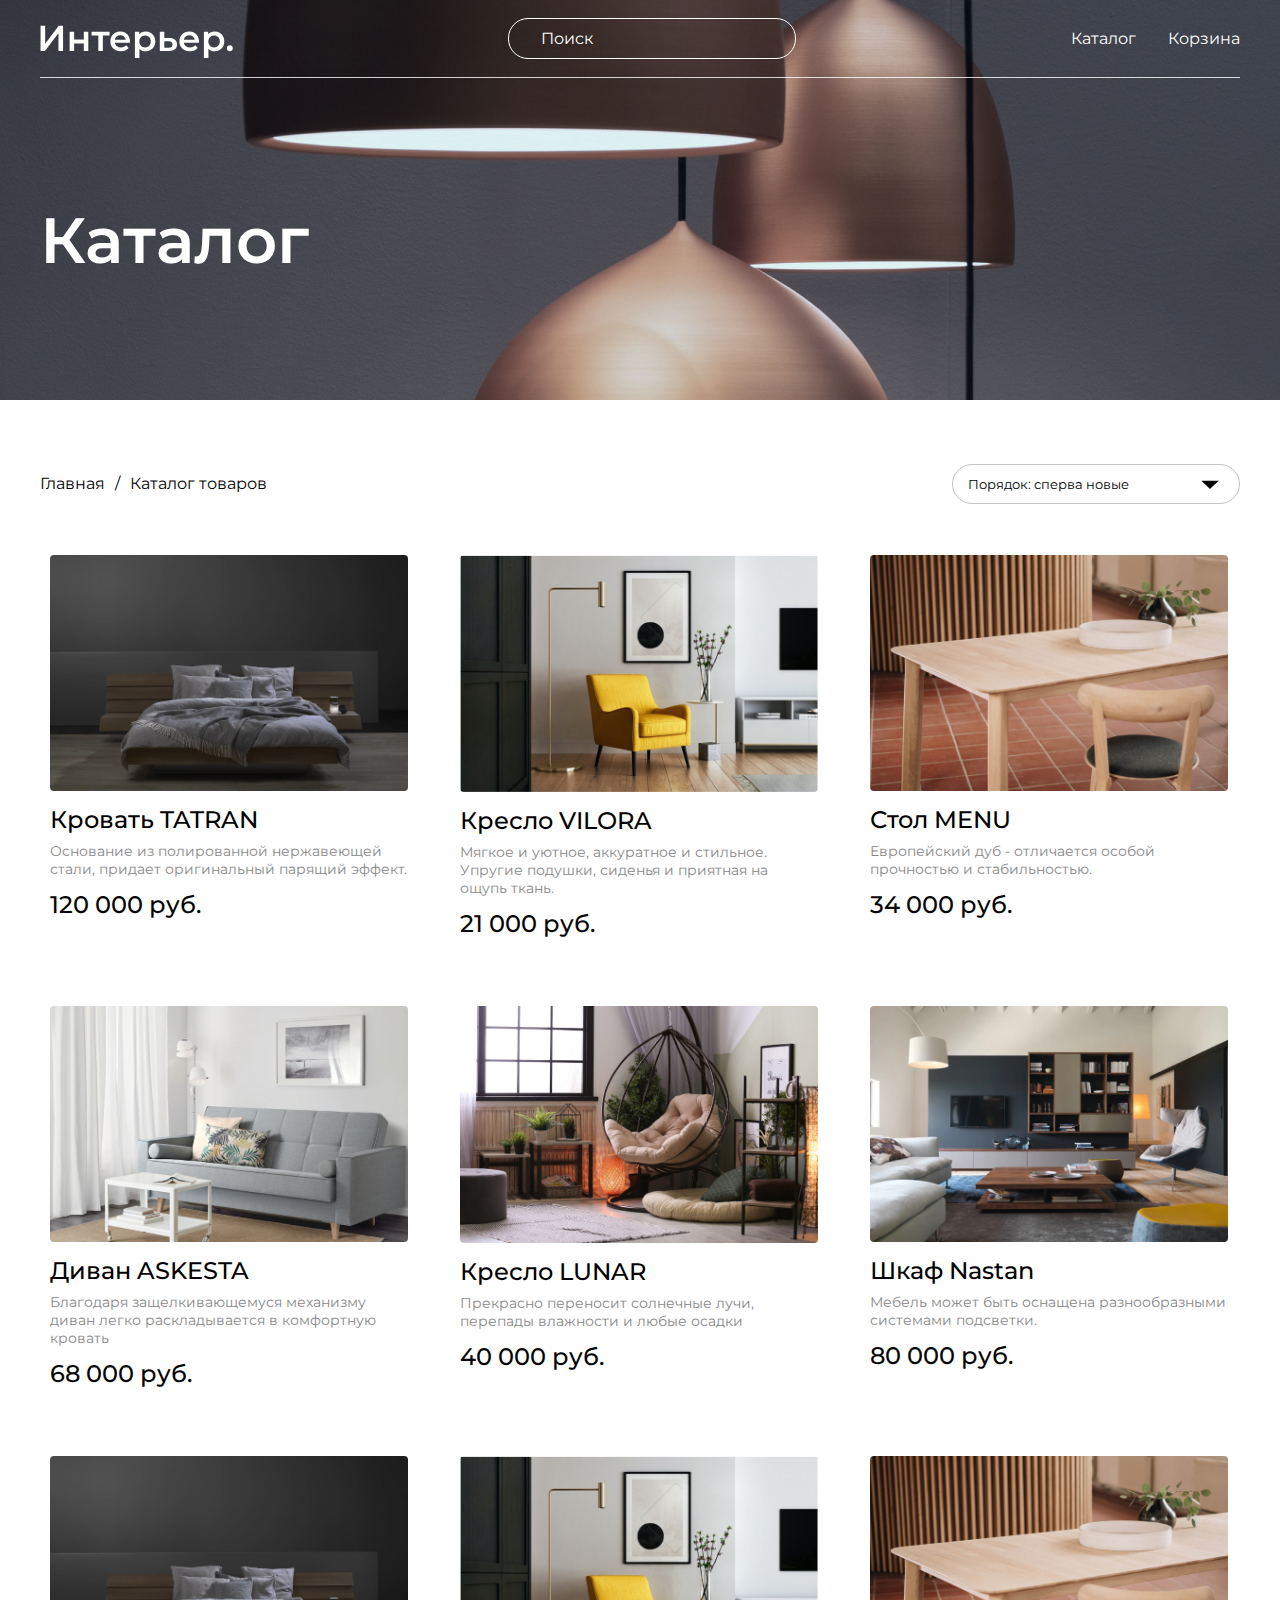
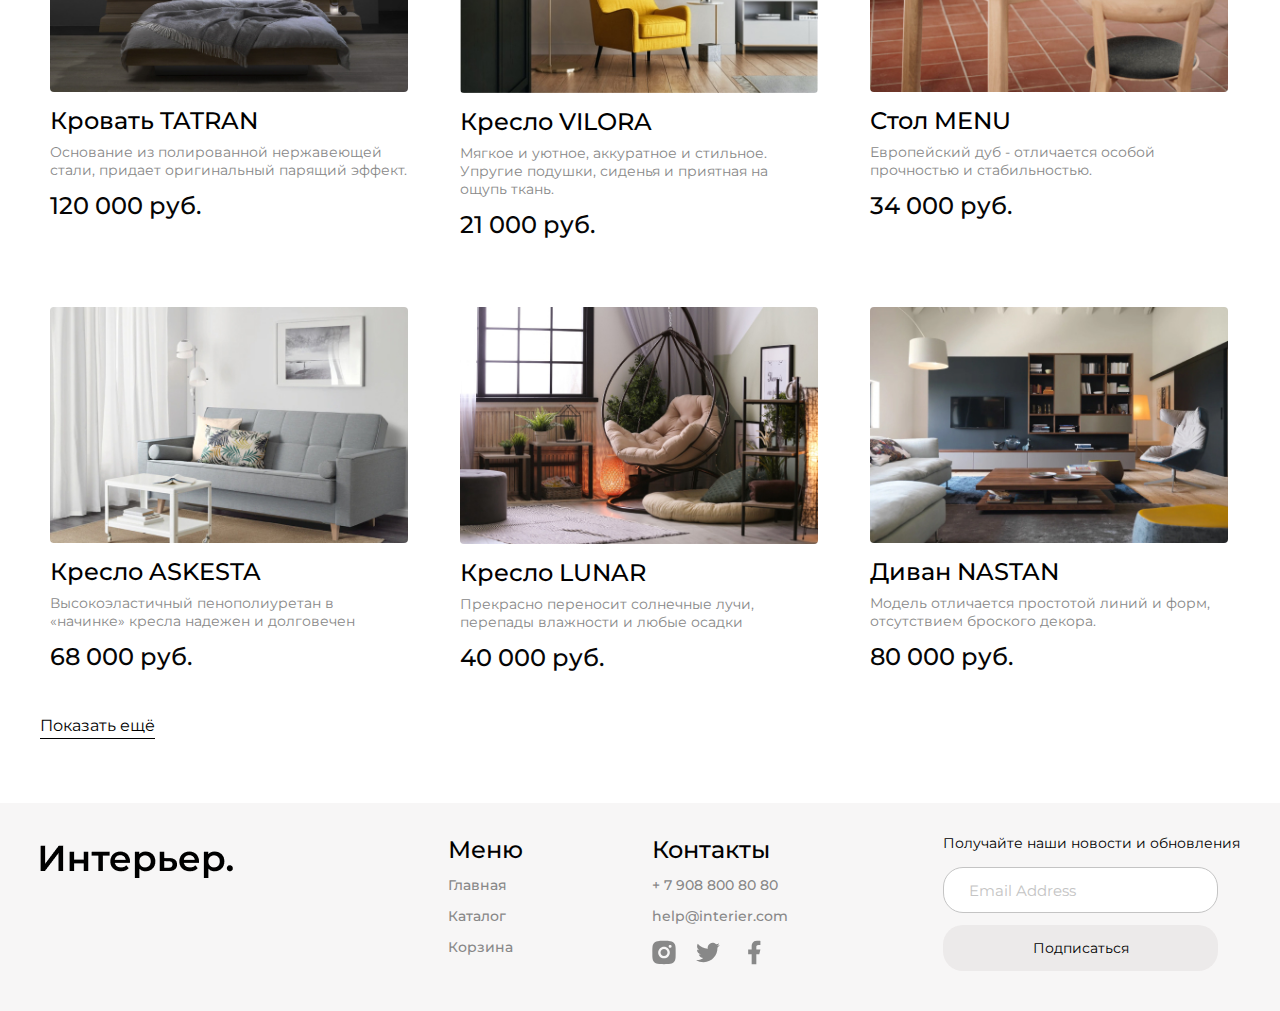
<file: catalog.html>
<!DOCTYPE html>
<html lang="ru">

<head>
    <meta charset="UTF-8">
    <meta name="viewport" content="width=device-width, initial-scale=1.0">
    <title>Магазин</title>
    <meta name="description" content="Онлайн Магазин">
    <meta name="Keywords" content="магазин, онлайн, купить">
    <meta name="viewport" content="width=device-width, initial-scale=1">
    <link rel="preconnect" href="https://fonts.googleapis.com">
    <link rel="preconnect" href="https://fonts.gstatic.com" crossorigin>
    <link href="https://fonts.googleapis.com/css2?family=Montserrat:wght@400;500;600&display=swap" rel="stylesheet">
    <link rel="stylesheet" href="./css/style.css">
</head>

<body>
    <!-- header -->
    <div class="bgctop__catalog center">
        <header class="header">
            <a class="logotop" href="./index.html"><img class="logotop__img" src="img/logo.svg" alt="logo"></a>
            <input class="header__input" type="text" placeholder="Поиск">
            <nav class="menu">
                <a class="menu__link" href="./catalog.html">Каталог</a>
                <a class="menu__link" href="./cart.html">Корзина</a>
            </nav>
            <div class="menu-mob">
                <a href="#"><svg width="20" height="19" viewBox="0 0 20 19" fill="none"
                        xmlns="http://www.w3.org/2000/svg">
                        <g clip-path="url(#clip0_310_614)">
                            <path
                                d="M5.7515 2.99141C4.59282 4.14838 3.91891 5.70363 3.86709 7.34023C3.81528 8.97682 4.38946 10.5716 5.47264 11.7995C6.55581 13.0275 8.06645 13.7962 9.69672 13.9491C11.2973 14.0991 12.8949 13.6444 14.1757 12.6766L17.5069 16.0085L17.5069 16.0085C17.5897 16.0914 17.6881 16.1571 17.7963 16.2019C17.9046 16.2468 18.0206 16.2698 18.1377 16.2698C18.2549 16.2698 18.3709 16.2468 18.4791 16.2019C18.5873 16.1571 18.6857 16.0914 18.7685 16.0085C18.8514 15.9257 18.9171 15.8274 18.9619 15.7191C19.0068 15.6109 19.0298 15.4949 19.0298 15.3777C19.0298 15.2606 19.0068 15.1446 18.9619 15.0363C18.9171 14.9281 18.8514 14.8298 18.7685 14.7469L18.7685 14.7469L15.4368 11.416C16.4021 10.135 16.8547 8.53846 16.7038 6.93943C16.5501 5.31054 15.7816 3.80139 14.5547 2.719C13.3277 1.63662 11.7345 1.06232 10.0992 1.11292C8.46381 1.16352 6.90917 1.83523 5.7515 2.99141ZM5.7515 2.99141L5.82216 3.06217L5.7515 2.99141ZM13.5895 4.25366C14.0271 4.68416 14.3751 5.19703 14.6135 5.76269C14.8518 6.32835 14.9758 6.93561 14.9783 7.54944C14.9808 8.16327 14.8618 8.77152 14.628 9.3391C14.3943 9.90669 14.0505 10.4224 13.6164 10.8564C13.1824 11.2905 12.6667 11.6343 12.0991 11.868C11.5315 12.1018 10.9233 12.2208 10.3094 12.2183C9.6956 12.2158 9.08834 12.0918 8.52268 11.8535C7.95702 11.6151 7.44415 11.2671 7.01365 10.8295C6.15334 9.95509 5.67341 8.77613 5.6784 7.54944C5.6834 6.32275 6.17291 5.14773 7.04032 4.28033C7.90772 3.41292 9.08274 2.92341 10.3094 2.91841C11.5361 2.91342 12.7151 3.39335 13.5895 4.25366Z"
                                fill="white" stroke="white" stroke-width="0.2" />
                        </g>
                        <defs>
                            <clipPath id="clip0_310_614">
                                <rect width="19" height="19" fill="white" transform="translate(0.800537)" />
                            </clipPath>
                        </defs>
                    </svg>
                </a>
                <a href="./catalog.html"><svg width="20" height="21" viewBox="0 0 20 21" fill="none"
                        xmlns="http://www.w3.org/2000/svg">
                        <rect x="0.800537" y="0.900024" width="4.57143" height="4.57143" fill="white" />
                        <rect x="0.800537" y="8.21436" width="4.57143" height="4.57143" fill="white" />
                        <rect x="0.800537" y="15.5286" width="4.57143" height="4.57143" fill="white" />
                        <rect x="8.11401" y="8.21436" width="4.57143" height="4.57143" fill="white" />
                        <rect x="8.11401" y="15.5286" width="4.57143" height="4.57143" fill="white" />
                        <rect x="8.11401" y="0.900024" width="4.57143" height="4.57143" fill="white" />
                        <rect x="15.4285" y="8.21436" width="4.57143" height="4.57143" fill="white" />
                        <rect x="15.4285" y="15.5286" width="4.57143" height="4.57143" fill="white" />
                        <rect x="15.4285" y="0.900024" width="4.57143" height="4.57143" fill="white" />
                    </svg>
                </a>
                <a href="./cart.html"><svg width="25" height="25" viewBox="0 0 25 25" fill="none"
                        xmlns="http://www.w3.org/2000/svg">
                        <path
                            d="M14.5834 20.8333C15.1359 20.8333 15.6658 20.6138 16.0566 20.2231C16.4473 19.8324 16.6667 19.3025 16.6667 18.75C16.6667 18.1974 16.4473 17.6675 16.0566 17.2768C15.6658 16.8861 15.1359 16.6666 14.5834 16.6666C14.0309 16.6666 13.501 16.8861 13.1103 17.2768C12.7196 17.6675 12.5001 18.1974 12.5001 18.75C12.5001 19.3025 12.7196 19.8324 13.1103 20.2231C13.501 20.6138 14.0309 20.8333 14.5834 20.8333ZM7.29174 20.8333C7.84428 20.8333 8.37418 20.6138 8.76488 20.2231C9.15558 19.8324 9.37508 19.3025 9.37508 18.75C9.37508 18.1974 9.15558 17.6675 8.76488 17.2768C8.37418 16.8861 7.84428 16.6666 7.29174 16.6666C6.73921 16.6666 6.20931 16.8861 5.81861 17.2768C5.4279 17.6675 5.20841 18.1974 5.20841 18.75C5.20841 19.3025 5.4279 19.8324 5.81861 20.2231C6.20931 20.6138 6.73921 20.8333 7.29174 20.8333ZM20.873 6.16975C21.133 6.16136 21.3796 6.05217 21.5606 5.86525C21.7416 5.67834 21.8428 5.42836 21.8428 5.16819C21.8428 4.90801 21.7416 4.65804 21.5606 4.47112C21.3796 4.28421 21.133 4.17501 20.873 4.16663H19.674C18.7345 4.16663 17.922 4.81871 17.7178 5.73538L16.4126 11.6125C16.2084 12.5291 15.3959 13.1812 14.4563 13.1812H6.63133L5.12924 7.17079H14.8636C15.1212 7.15904 15.3644 7.04844 15.5425 6.86199C15.7206 6.67555 15.82 6.42761 15.82 6.16975C15.82 5.91189 15.7206 5.66395 15.5425 5.47751C15.3644 5.29106 15.1212 5.18046 14.8636 5.16871H5.12924C4.82473 5.16862 4.5242 5.23796 4.25051 5.37145C3.97682 5.50495 3.73716 5.69909 3.54976 5.93911C3.36236 6.17913 3.23215 6.45872 3.16903 6.75662C3.10591 7.05452 3.11154 7.36289 3.1855 7.65829L4.68758 13.6666C4.79586 14.1002 5.046 14.485 5.39821 14.7601C5.75042 15.0351 6.18447 15.1844 6.63133 15.1843H14.4563C15.368 15.1845 16.2524 14.8736 16.9636 14.3032C17.6748 13.7327 18.1701 12.9368 18.3678 12.0468L19.674 6.16975H20.873Z"
                            fill="white" />
                    </svg>
                </a>
            </div>
        </header>
        <section class="top__catalog">
            <h1 class="title__catalog">Каталог</h1>
        </section>
    </div>
    <!-- карточки -->
    <section class="product-box center">
        <div class="card__info">
            <nav class="card__nav">
                <a class="card__link" href="./index.html">Главная</a>
                <span class="card__slash">/</span>
                <a class="card__link" href="#">Каталог товаров</a>
            </nav>
            <div class="sort__catalog">
                <select class="sort__select" id="#">
                    <option class="sort__select_text" value="">Порядок: сперва новые</option>
                    <option class="sort__select_text" value="#">Порядок: сперва дорогие</option>
                    <option class="sort__select_text" value="#">Порядок: сперва дешевые</option>
                    <option class="sort__select_text" value="#">Порядок: сперва популярные</option>
                </select>
            </div>
        </div>
        <!--1.2  -->
        <div class="product-content">
            <div class="product">
                <a href="#"><img src="img/TATRAN2.jpg" alt="product image" class="product__img"></a>
                <h3 class="product__heading"> <a href="#">Кровать TATRAN</a></h3>
                <p class="product__text">
                    Основание из полированной нержавеющей стали, придает оригинальный
                    парящий эффект.
                </p>
                <p class="product__price">120 000 руб.</p>
            </div>
            <!-- 2.2 -->
            <div class="product">
                <a href="#"><img src="img/VILORA.jpg" alt="product image" class="product__img"></a>
                <h3 class="product__heading"><a href="#">Кресло VILORA</a></h3>
                <p class="product__text">
                    Мягкое и уютное, аккуратное и стильное. Упругие подушки, сиденья и
                    приятная на ощупь ткань.
                </p>
                <p class="product__price">21 000 руб.</p>
            </div>
            <!-- 3.2 -->
            <div class="product">
                <a href="#"><img src="img/MENU2.jpg" alt="product image" class="product__img"></a>
                <h3 class="product__heading"><a href="#">Стол MENU</a></h3>
                <p class="product__text">
                    Европейский дуб - отличается особой прочностью и стабильностью.
                </p>
                <p class="product__price">34 000 руб.</p>
            </div>
            <!-- 4.2 -->
            <div class="product">
                <a href="#"><img src="img/ASKETA2.jpg" alt="product image" class="product__img"></a>
                <h3 class="product__heading"><a href="#">Диван ASKESTA</a></h3>
                <p class="product__text">
                    Благодаря защелкивающемуся механизму диван легко раскладывается в комфортную кровать
                </p>
                <p class="product__price">68 000 руб.</p>
            </div>
            <!-- 5.2 -->
            <div class="product">
                <a href="#"><img src="img/LUNAR.jpg" alt="product image" class="product__img"></a>
                <h3 class="product__heading"><a href="#">Кресло LUNAR</a></h3>
                <p class="product__text">
                    Прекрасно переносит солнечные лучи, перепады влажности и любые осадки
                </p>
                <p class="product__price">40 000 руб.</p>
            </div>
            <!-- 6.2 -->
            <div class="product">
                <a href="#"><img src="img/NASTAN2.jpg" alt="product image" class="product__img"></a>
                <h3 class="product__heading"><a href="#">Шкаф Nastan</a></h3>
                <p class="product__text">
                    Мебель может быть оснащена разнообразными системами подсветки.
                </p>
                <p class="product__price">80 000 руб.</p>
            </div>
            <!--7.2  -->
            <div class="product">
                <a href="#"><img src="img/TATRAN2.jpg" alt="product image" class="product__img"></a>
                <h3 class="product__heading"> <a href="#">Кровать TATRAN</a></h3>
                <p class="product__text">
                    Основание из полированной нержавеющей стали, придает оригинальный
                    парящий эффект.
                </p>
                <p class="product__price">120 000 руб.</p>
            </div>
            <!-- 8.2 -->
            <div class="product">
                <a href="#"><img src="img/VILORA.jpg" alt="product image" class="product__img"></a>
                <h3 class="product__heading"><a href="#">Кресло VILORA</a></h3>
                <p class="product__text">
                    Мягкое и уютное, аккуратное и стильное. Упругие подушки, сиденья и
                    приятная на ощупь ткань.
                </p>
                <p class="product__price">21 000 руб.</p>
            </div>
            <!-- 9.2 -->
            <div class="product">
                <a href="#"><img src="img/MENU2.jpg" alt="product image" class="product__img"></a>
                <h3 class="product__heading"><a href="#">Стол MENU</a></h3>
                <p class="product__text">
                    Европейский дуб - отличается особой прочностью и стабильностью.
                </p>
                <p class="product__price">34 000 руб.</p>
            </div>
            <!-- 10.2 -->
            <div class="product">
                <a href="#"><img src="img/ASKETA2.jpg" alt="product image" class="product__img"></a>
                <h3 class="product__heading"><a href="#">Кресло ASKESTA</a></h3>
                <p class="product__text">
                    Высокоэластичный пенополиуретан в «начинке» кресла надежен и долговечен
                </p>
                <p class="product__price">68 000 руб.</p>
            </div>
            <!-- 11.2 -->
            <div class="product">
                <a href="#"><img src="img/LUNAR.jpg" alt="product image" class="product__img"></a>
                <h3 class="product__heading"><a href="#">Кресло LUNAR</a></h3>
                <p class="product__text">
                    Прекрасно переносит солнечные лучи, перепады влажности и любые осадки
                </p>
                <p class="product__price">40 000 руб.</p>
            </div>
            <!-- 12.2 -->
            <div class="product">
                <a href="#"><img src="img/NASTAN2.jpg" alt="product image" class="product__img"></a>
                <h3 class="product__heading"><a href="#">Диван NASTAN</a></h3>
                <p class="product__text">
                    Модель отличается простотой линий и форм, отсутствием броского декора.
                </p>
                <p class="product__price">80 000 руб.</p>
            </div>
        </div>
        <div class="link-box">
            <a class="product__link" href="./catalog.html">Показать ещё</a>
        </div>
    </section>
    <!-- footer -->
    <footer class="footer center">
        <a class="footer__logo" href="./index.html"><img src="img/footerlogo.jpg" alt="Логотип"></a>
        <div class="footer__content">
            <div class="footer__info">
                <nav class="footer__item">
                    <h4 class="footer__heading">Меню</h4>
                    <a class="footer__link" href="./index.html">Главная</a>
                    <a class="footer__link" href="./catalog.html">Каталог</a>
                    <a class="footer__link" href="./cart.html">Корзина</a>
                </nav>
                <div class="footer__item">
                    <h4 class="footer__heading">Контакты</h4>
                    <a class="footer__link" href="#">+ 7 908 800 80 80 </a>
                    <a class="footer__link" href="#">help@interier.com</a>
                    <div class="footer__icons">
                        <a href="#"><svg class="footer__icon" width="24" height="25" viewBox="0 0 24 25" fill="none"
                                xmlns="http://www.w3.org/2000/svg">
                                <path
                                    d="M12.0002 0.833923C15.17 0.833923 15.5655 0.84559 16.8092 0.903923C18.0517 0.962257 18.8975 1.15709 19.6418 1.44642C20.4118 1.74276 21.0605 2.14409 21.7092 2.79159C22.3024 3.3748 22.7614 4.08028 23.0543 4.85892C23.3425 5.60209 23.5385 6.44909 23.5968 7.69159C23.6517 8.93526 23.6668 9.33076 23.6668 12.5006C23.6668 15.6704 23.6552 16.0659 23.5968 17.3096C23.5385 18.5521 23.3425 19.3979 23.0543 20.1423C22.7623 20.9213 22.3031 21.627 21.7092 22.2096C21.1258 22.8026 20.4204 23.2616 19.6418 23.5548C18.8987 23.8429 18.0517 24.0389 16.8092 24.0973C15.5655 24.1521 15.17 24.1673 12.0002 24.1673C8.83033 24.1673 8.43483 24.1556 7.19116 24.0973C5.94866 24.0389 5.10283 23.8429 4.3585 23.5548C3.57954 23.2625 2.87394 22.8034 2.29116 22.2096C1.6978 21.6265 1.23875 20.921 0.945996 20.1423C0.656663 19.3991 0.461829 18.5521 0.403496 17.3096C0.348663 16.0659 0.333496 15.6704 0.333496 12.5006C0.333496 9.33076 0.345163 8.93526 0.403496 7.69159C0.461829 6.44792 0.656663 5.60326 0.945996 4.85892C1.23794 4.0798 1.6971 3.37413 2.29116 2.79159C2.87411 2.19803 3.57966 1.73894 4.3585 1.44642C5.10283 1.15709 5.9475 0.962257 7.19116 0.903923C8.43483 0.84909 8.83033 0.833923 12.0002 0.833923ZM12.0002 6.66726C10.4531 6.66726 8.96934 7.28184 7.87537 8.3758C6.78141 9.46976 6.16683 10.9535 6.16683 12.5006C6.16683 14.0477 6.78141 15.5314 7.87537 16.6254C8.96934 17.7193 10.4531 18.3339 12.0002 18.3339C13.5473 18.3339 15.031 17.7193 16.125 16.6254C17.2189 15.5314 17.8335 14.0477 17.8335 12.5006C17.8335 10.9535 17.2189 9.46976 16.125 8.3758C15.031 7.28184 13.5473 6.66726 12.0002 6.66726ZM19.5835 6.37559C19.5835 5.98882 19.4299 5.61788 19.1564 5.34439C18.8829 5.0709 18.5119 4.91726 18.1252 4.91726C17.7384 4.91726 17.3675 5.0709 17.094 5.34439C16.8205 5.61788 16.6668 5.98882 16.6668 6.37559C16.6668 6.76236 16.8205 7.1333 17.094 7.40679C17.3675 7.68028 17.7384 7.83392 18.1252 7.83392C18.5119 7.83392 18.8829 7.68028 19.1564 7.40679C19.4299 7.1333 19.5835 6.76236 19.5835 6.37559ZM12.0002 9.00059C12.9284 9.00059 13.8187 9.36934 14.475 10.0257C15.1314 10.6821 15.5002 11.5723 15.5002 12.5006C15.5002 13.4288 15.1314 14.3191 14.475 14.9755C13.8187 15.6318 12.9284 16.0006 12.0002 16.0006C11.0719 16.0006 10.1817 15.6318 9.52529 14.9755C8.86891 14.3191 8.50016 13.4288 8.50016 12.5006C8.50016 11.5723 8.86891 10.6821 9.52529 10.0257C10.1817 9.36934 11.0719 9.00059 12.0002 9.00059Z"
                                    fill="#888888" />
                            </svg>
                        </a>
                        <a href="#"><svg class="footer__icon" width="28" height="29" viewBox="0 0 28 29" fill="none"
                                xmlns="http://www.w3.org/2000/svg">
                                <g clip-path="url(#clip0_5140_103)">
                                    <path
                                        d="M25.8559 7.09913C24.9652 7.49311 24.0206 7.75185 23.0535 7.8668C24.0729 7.25714 24.8358 6.29765 25.2002 5.16713C24.2435 5.73646 23.1947 6.13546 22.1015 6.3513C21.3672 5.56564 20.3939 5.04459 19.333 4.86915C18.272 4.6937 17.1828 4.8737 16.2347 5.38116C15.2865 5.88861 14.5326 6.69509 14.0902 7.67522C13.6477 8.65535 13.5414 9.75421 13.7878 10.801C11.8478 10.7037 9.9499 10.1996 8.21735 9.32124C6.4848 8.4429 4.95633 7.21002 3.73118 5.70263C3.29752 6.44749 3.06963 7.29423 3.07085 8.15613C3.07085 9.8478 3.93185 11.3423 5.24085 12.2173C4.46619 12.1929 3.70859 11.9837 3.03118 11.6071V11.6678C3.03142 12.7944 3.42128 13.8863 4.13467 14.7584C4.84806 15.6304 5.84108 16.2289 6.94535 16.4523C6.22623 16.6472 5.47221 16.6759 4.74035 16.5363C5.0517 17.5061 5.65852 18.3542 6.47587 18.9619C7.29322 19.5697 8.28017 19.9066 9.29852 19.9255C8.28641 20.7203 7.12756 21.3079 5.88821 21.6547C4.64886 22.0014 3.35333 22.1004 2.07568 21.9461C4.306 23.3805 6.9023 24.1419 9.55402 24.1395C18.5292 24.1395 23.4374 16.7043 23.4374 10.2561C23.4374 10.0461 23.4315 9.8338 23.4222 9.62613C24.3775 8.93566 25.202 8.08032 25.857 7.1003L25.8559 7.09913Z"
                                        fill="#888888" />
                                </g>
                                <defs>
                                    <clipPath id="clip0_5140_103">
                                        <rect width="28" height="28" fill="white" transform="translate(0 0.500488)" />
                                    </clipPath>
                                </defs>
                            </svg>
                        </a>
                        <a href="#"><svg class="footer__icon" width="28" height="29" viewBox="0 0 28 29" fill="none"
                                xmlns="http://www.w3.org/2000/svg">
                                <g clip-path="url(#clip0_5140_100)">
                                    <path
                                        d="M16.3332 16.2218H19.2498L20.4165 11.5551H16.3332V9.22178C16.3332 8.02011 16.3332 6.88845 18.6665 6.88845H20.4165V2.96845C20.0362 2.91828 18.6 2.80511 17.0833 2.80511C13.9158 2.80511 11.6665 4.73828 11.6665 8.28845V11.5551H8.1665V16.2218H11.6665V26.1385H16.3332V16.2218Z"
                                        fill="#888888" />
                                </g>
                                <defs>
                                    <clipPath id="clip0_5140_100">
                                        <rect width="28" height="28" fill="white" transform="translate(0 0.471802)" />
                                    </clipPath>
                                </defs>
                            </svg>
                        </a>
                    </div>
                </div>
            </div>
            <form class="footer__form" action="#">
                <p class="form__text">Получайте наши новости и обновления</p>
                <input class="form__email" type="email" placeholder="Email Address">
                <button class="form__button" type="submit">Подписаться</button>
            </form>
        </div>
    </footer>
</body>

</html>
</file>
<file: css/style.css>
@charset "UTF-8";
@keyframes pulsate-fwd {
  0% {
    transform: scale(1);
  }
  50% {
    transform: scale(1.1);
  }
  100% {
    transform: scale(1);
  }
}
* {
  margin: 0;
  padding: 0;
}

body {
  font-family: "Montserrat", sans-serif;
}

a {
  text-decoration: none;
}

/* !центр замена контейнер */
.center {
  padding-left: calc(50% - 600px);
  padding-right: calc(50% - 600px);
}

/* !шапка */
.bgctop {
  height: 735px;
  background-image: url(../img/bgctop.jpg);
  background-position: center;
  background-repeat: no-repeat;
  background-size: cover;
}

.header {
  height: 77px;
  display: flex;
  flex-wrap: wrap;
  justify-content: space-between;
  align-items: center;
  border-bottom: 0.5px solid rgba(255, 255, 255, 0.8);
}

.logotop {
  margin-top: 10px;
}

.header__input {
  width: 288px;
  height: 41px;
  border-radius: 20px;
  border: 1px solid #fff;
  box-sizing: border-box;
  background-color: transparent;
  outline: none;
  color: #fff;
  font-size: 16px;
  font-weight: 400;
  padding: 0px 32px 0px 32px;
  font-family: Montserrat;
}

.header__input::-moz-placeholder {
  color: #fff;
  box-sizing: border-box;
  /* елси padding: 0px 32px 0 32px; добавить к этому классу то ввод в инпуте будет с самого края, сейчас ввод будет с первой буквы текста "Поиск"*/
}

.header__input::placeholder {
  color: #fff;
  box-sizing: border-box;
  /* елси padding: 0px 32px 0 32px; добавить к этому классу то ввод в инпуте будет с самого края, сейчас ввод будет с первой буквы текста "Поиск"*/
}

.menu {
  display: flex;
  gap: 32px;
}
.menu-mob {
  display: none;
}

.menu__link {
  font-size: 16px;
  color: #fff;
  font-size: 16px;
  font-weight: 400;
  display: inline-block;
}

.menu__link::after {
  content: "";
  width: 0px;
  height: 1px;
  display: block;
  background: #fff;
  transition: 250ms;
}

.menu__link:hover::after {
  width: 100%;
  /* Альтернатива:
   border-bottom: 1px solid #000;
  padding-bottom: *px; - растояние линии
  */
}

.title {
  font-weight: 600;
  font-size: 64px;
  line-height: 70px;
  margin: 64px 0 16px 0;
  color: #fff;
  font-weight: 600;
  line-height: 70px;
}

.top__text {
  font-size: 24px;
  line-height: 32px;
  margin: 0 0 16px 0;
  color: #fff;
  font-weight: 400;
}

.top__link {
  font-size: 16px;
  line-height: 24px;
  color: #fff;
  font-weight: 400;
  text-decoration-line: underline;
  transition: all 0.24s;
}

.top__link:hover {
  color: rgba(0, 0, 0, 0.5058823529);
  text-decoration: none;
}

/* !мебель для */
.for {
  display: grid;
  gap: 32px;
  grid-template-columns: repeat(12, 1fr);
}

.for__item {
  height: 415px;
  grid-column: span 4;
  display: flex;
  justify-content: center;
  align-items: center;
  transition: transform 0.24s;
}
.for__item:hover {
  transform: scale(1.05);
}

.for__item-link {
  color: #FFF;
  font-size: 34px;
  font-style: normal;
  font-weight: 600;
}

.for__item_big {
  grid-column: span 6;
}

.for__item_1 {
  background-image: url(../img/RELAX.jpg);
  background-position: center;
  background-repeat: no-repeat;
  background-size: cover;
}

.for__item_2 {
  background-image: url(../img/JOB.jpg);
  background-position: center;
  background-repeat: no-repeat;
  background-size: cover;
}

.for__item_3 {
  background-image: url(../img/KITCHEN.jpg);
  background-position: center;
  background-repeat: no-repeat;
  background-size: cover;
}

.for__item_4 {
  background-image: url(../img/CHILD.jpg);
  background-position: center;
  background-repeat: no-repeat;
  background-size: cover;
}

.for__item_5 {
  background-image: url(../img/BATHROOM.jpg);
  background-position: center;
  background-repeat: no-repeat;
  background-size: cover;
}

/* !Карточки */
.heading {
  font-weight: 600;
  font-size: 48px;
  color: #000000;
  margin: 64px 0 32px 0;
  font-style: normal;
  line-height: normal;
}

.product-content {
  display: flex;
  -moz-column-gap: 32px;
       column-gap: 32px;
  row-gap: 48px;
  flex-wrap: wrap;
}

.product {
  width: 378px;
  flex-direction: column;
  box-sizing: border-box;
  transition: transform 0.24s, box-shadow 0.24s;
  border-radius: 4px;
  padding: 10px;
}
.product:hover {
  transform: scale(1.05);
  box-shadow: 0px 0px 8px 2px rgba(34, 60, 80, 0.1);
}

.product__img {
  width: 100%;
  border-radius: 4px;
}

.product__heading {
  font-weight: 500;
  font-size: 24px;
  line-height: 29px;
  color: #000000;
  margin: 10px 0 8px 0;
}

.product__heading a {
  color: #000;
}

.product__text {
  font-size: 14px;
  line-height: 17px;
  color: #888888;
  margin: 0 0 12px 0;
  font-style: normal;
  font-weight: 400;
  line-height: normal;
}

.product__box-price {
  display: flex;
  -moz-column-gap: 32px;
       column-gap: 32px;
}

.product__price {
  font-weight: 500;
  font-size: 24px;
  line-height: 29px;
  color: #050505;
}

.product__price_sale {
  text-decoration-line: line-through;
  color: #888888;
  font-size: 24px;
}

.link-box {
  margin: 32px 0 64px 0;
}

.product__link {
  color: #000;
  font-size: 16px;
  font-weight: 400;
  line-height: 24px;
  display: inline-block;
}

.product__link::after {
  content: "";
  width: 100%;
  height: 1px;
  display: block;
  background: black;
  transition: 250ms;
}

.product__link:hover::after {
  width: 0;
  color: #888;
}

/* ! footer */
.footer {
  background-color: #f7f6f6;
  padding-top: 32px;
  padding-bottom: 40px;
  display: flex;
  flex-wrap: wrap;
  justify-content: space-between;
}

.footer__content {
  width: 792px;
  display: flex;
  flex-wrap: wrap;
  justify-content: space-between;
}

.footer__logo {
  margin-top: 10px;
}

.footer__info {
  display: flex;
  gap: 129px;
}

.footer__item {
  display: flex;
  flex-direction: column;
  gap: 12px;
}

.footer__icons {
  display: flex;
  align-items: center;
  -moz-column-gap: 18px;
       column-gap: 18px;
}

.footer__icon path {
  transition: all 0.24s;
}

.footer__icon:hover path {
  fill: #000;
}

.footer__form {
  display: flex;
  flex-direction: column;
}

.footer__heading {
  font-weight: 500;
  font-size: 24px;
  line-height: 29px;
  color: #000000;
}

.footer__link {
  font-weight: 500;
  font-size: 14px;
  color: #888888;
  text-decoration: none;
  font-style: normal;
  line-height: normal;
}
.footer__link::after {
  content: "";
  width: 0px;
  height: 1px;
  display: block;
  background: #888888;
  transition: 250ms;
}

.footer__link:hover::after {
  width: 100%;
}

.form__text {
  font-size: 14px;
  line-height: 16px;
  color: #000000;
  padding: 0 0 16px 0;
}

.form__email {
  width: 275px;
  height: 46px;
  background: #ffffff;
  border: 1px solid #c4c4c4;
  box-sizing: border-box;
  border-radius: 20px;
  font-size: 15px;
  line-height: 18px;
  color: black;
  padding: 12px 25px 12px 25px;
  outline: none;
  margin: 0 0 12px 0;
  font-family: Montserrat;
}

.form__email::-moz-placeholder {
  color: #c4c4c4;
  font-size: 15px;
  box-sizing: border-box;
}

.form__email::placeholder {
  color: #c4c4c4;
  font-size: 15px;
  box-sizing: border-box;
}

.form__button {
  background: rgba(222, 215, 215, 0.41);
  border: 1px solid #ffffff;
  box-sizing: border-box;
  border-radius: 20px;
  width: 275px;
  height: 46px;
  font-size: 14px;
  color: #000000;
  font-family: Montserrat;
  border: none;
  transition: color 0.3s, background-color 0.3s;
}

.form__button:hover {
  color: #fff;
  background-color: #000000;
}

/* !каталог СТР2 */
.bgctop__catalog {
  height: 400px;
  background-image: url(../img/CatalogBG.png);
  background-position: center;
  background-repeat: no-repeat;
  background-size: cover;
}

.title__catalog {
  margin-top: 127px;
  color: #FFF;
  font-size: 64px;
  font-weight: 600;
  line-height: 70px;
}

.sort__select {
  width: 288px;
  border-radius: 20px;
  border: 1px solid #C4C4C4;
  padding: 11px 33px 11px 15px;
  -webkit-appearance: none;
     -moz-appearance: none;
          appearance: none;
  background: url(../img/strel.png) no-repeat right;
  background-position-x: calc(100% - 20px);
  font-family: Montserrat;
}

.sort__select:hover {
  border: 1px solid #000000;
}

.sort__select_text {
  color: #000;
  font-size: 16px;
  font-weight: 400;
}

.card__info {
  display: flex;
  justify-content: space-between;
}

.card__info {
  margin: 64px 0 41px 0;
}

.card__nav {
  display: flex;
  gap: 10px;
  align-items: center;
}

.card__link {
  color: #000;
  font-size: 16px;
  font-style: normal;
  font-weight: 400;
}

.card__link::after {
  content: "";
  width: 0px;
  height: 1px;
  display: block;
  background: black;
  transition: 250ms;
}

.card__link:hover::after {
  width: 100%;
}

.card__slash {
  color: #000;
  font-size: 16px;
  font-style: normal;
  font-weight: 400;
  line-height: 32px;
}

.top-cart {
  background-image: url(../img/topcart.jpg);
  background-repeat: no-repeat;
  background-position: center;
  background-size: cover;
  height: 400px;
}

.heading-big {
  color: #FFF;
  font-family: Montserrat;
  font-size: 64px;
  font-style: normal;
  font-weight: 600;
  line-height: 70px;
  margin-top: 127px;
}

.cart {
  margin-top: 64px;
  display: grid;
  grid-template-columns: repeat(12, 1fr);
  gap: 32px;
}
.cart__name-box {
  display: flex;
  justify-content: space-between;
  padding-bottom: 14px;
}
.cart__item {
  display: flex;
  justify-content: space-between;
  align-items: flex-start;
  border-top: 1px solid #CACDD8;
  padding-top: 25px;
  padding-bottom: 32px;
}
.cart__left {
  display: flex;
  gap: 32px;
}
.cart__info {
  width: 276px;
  display: flex;
  flex-direction: column;
  justify-content: center;
  gap: 14px;
}
.cart__info_title {
  color: #000;
  font-size: 24px;
  font-style: normal;
  font-weight: 500;
  line-height: normal;
}
.cart__info_text {
  color: #888;
  font-size: 14px;
  font-style: normal;
  font-weight: 400;
  line-height: normal;
}
.cart__info_price {
  color: #050505;
  font-size: 16px;
  font-style: normal;
  font-weight: 500;
  line-height: normal;
}
.cart__link-box {
  display: flex;
  gap: 30px;
}
.cart__link {
  color: #000;
  font-size: 14px;
  font-weight: 400;
  line-height: 210%;
  text-decoration-line: underline;
  transition: color 0.3s;
}
.cart__link:hover {
  color: #888;
}
.cart__content {
  grid-column: span 8;
}
.cart__input {
  border: none;
  border-radius: 6px;
  background: #F7F6F6;
  box-sizing: border-box;
  width: 70px;
  padding-top: 12px;
  padding-bottom: 12px;
  padding-left: 20px;
  padding-right: 10px;
}
.cart__input:focus {
  outline: none;
}
.cart__button-box {
  display: flex;
  gap: 7px;
}
.cart__button {
  width: 200px;
  border-radius: 50px;
  border: 1px solid #000;
  box-sizing: border-box;
  background: transparent;
  color: #020202;
  font-family: Montserrat;
  font-size: 14px;
  font-weight: 400;
  margin-top: 18px;
  padding-top: 10px;
  padding-bottom: 10px;
  transition: color 0.3s, background 0.3s;
}
.cart__button:hover {
  background: #000;
  color: #FFF;
}
.cart .form {
  border-radius: 20px;
  background: #F7F6F6;
  height: 556px;
  grid-column: span 4;
  display: flex;
  flex-direction: column;
  align-items: center;
}
.cart .form_title {
  padding-top: 42px;
  padding-bottom: 35px;
  color: #000;
  text-align: center;
  font-size: 24px;
  font-style: normal;
  font-weight: 600;
  line-height: normal;
}
.cart .form-box {
  width: 288px;
  gap: 41px;
  display: flex;
  flex-direction: column;
  outline: none;
}
.cart .form_input {
  background: #F7F6F6;
  border: none;
  border-bottom: 1px solid #CACDD8;
  font-family: Montserrat;
}
.cart .form_input::-moz-placeholder {
  color: #000;
  font-size: 14px;
  font-weight: 400;
  font-family: Montserrat;
}
.cart .form_input::placeholder {
  color: #000;
  font-size: 14px;
  font-weight: 400;
  font-family: Montserrat;
}
.cart .form_input:focus {
  outline: none;
}
.cart .form_price {
  padding-top: 64px;
  padding-bottom: 18px;
  color: #000;
  font-size: 24px;
  font-style: normal;
  font-weight: 500;
}
.cart .form_price::before {
  content: "Итого: ";
  color: #000;
  font-size: 24px;
  font-weight: 400;
}
.cart .form_button {
  border-radius: 20px;
  border: 1px solid #040404;
  width: 290px;
  padding-top: 10px;
  padding-bottom: 10px;
  font-family: Montserrat;
  transition: background 0.3s, animation 0.3s;
}
.cart .form_button:hover {
  background: #000;
  color: #FFF;
  animation: pulsate-fwd 0.6s ease-in-out infinite both;
}

@media (max-width: 1024px) {
  .center {
    padding-left: calc(50% - 393px);
    padding-right: calc(50% - 393px);
  }
  .for__item {
    height: 268px;
  }
  .product-content {
    -moz-column-gap: 29px;
         column-gap: 29px;
    row-gap: 39px;
  }
  .footer__logo {
    display: none;
  }
  .cart {
    grid-template-columns: repeat(8, 1fr);
    gap: 64px;
  }
}
@media (min-width: 768px) and (max-width: 833px) {
  .center {
    padding-left: 24px;
    padding-right: 24px;
  }
  .product {
    width: 345px;
  }
  .header {
    padding-left: 0;
    padding-right: 0;
  }
}
@media (max-width: 767px) {
  .center {
    padding-left: 16px;
    padding-right: 16px;
  }
  .header {
    padding-top: 32px;
    border-bottom: 0px;
  }
  .header__input {
    display: none;
  }
  .menu {
    display: none;
  }
  .menu-mob {
    display: flex;
    align-items: center;
    gap: 32px;
  }
  .logotop__img {
    width: 99px;
  }
  .top {
    display: flex;
    flex-direction: column;
    text-align: center;
  }
  .top .title {
    font-size: 48px;
    line-height: normal;
    margin-top: 29px;
  }
  .top__text {
    font-size: 16px;
    line-height: 32px;
  }
  .top__link {
    font-size: 14px;
    line-height: 24px;
    text-decoration-line: underline;
  }
  .heading {
    font-size: 24px;
    line-height: normal;
    margin: 32px 0 32px 0;
  }
  .for {
    grid-template-columns: repeat(4, 1fr);
    gap: 16px;
  }
  .for__item {
    grid-column: 1/-1;
    font-size: 28px;
    height: 375px;
  }
  .for__item_big {
    height: 244px;
  }
  .product-content {
    row-gap: 32px;
    justify-content: center;
  }
  .product__heading {
    font-size: 18px;
  }
  .product__price {
    font-size: 18px;
  }
  .link-box {
    margin-bottom: 32px;
  }
  .footer {
    padding-bottom: 32px;
  }
  .footer__content {
    justify-content: center;
    gap: 34px;
  }
  .footer__info {
    gap: 100px;
  }
  .top__catalog {
    display: flex;
    justify-content: center;
  }
  .title__catalog {
    margin-top: 82px;
    font-size: 48px;
    line-height: normal;
  }
  .card__info {
    display: flex;
    flex-wrap: wrap;
    gap: 16px;
    margin-top: 32px;
    margin-bottom: 32px;
  }
  .card__link {
    font-size: 14px;
  }
  .sort__select {
    font-size: 14px;
  }
  .heading-big {
    display: flex;
    justify-content: center;
    font-size: 48px;
    margin-top: 82px;
  }
  .cart {
    justify-content: center;
    display: flex;
    flex-wrap: wrap;
    margin-top: 92px;
    gap: 48px;
  }
  .cart__item {
    padding-top: 18px;
  }
  .cart__name-box {
    display: none;
  }
  .cart__left img {
    display: none;
  }
  .cart__info_title {
    font-size: 18px;
  }
  .cart__info_text {
    font-size: 12px;
  }
  .cart__info_price {
    font-size: 12px;
  }
  .cart__button-box {
    display: flex;
    flex-wrap: wrap;
  }
  .cart__button {
    font-size: 12px;
    width: 166px;
    margin-top: 0px;
  }
  .cart .form {
    width: 343px;
    margin-bottom: 16px;
  }
}/*# sourceMappingURL=style.css.map */
</file>
